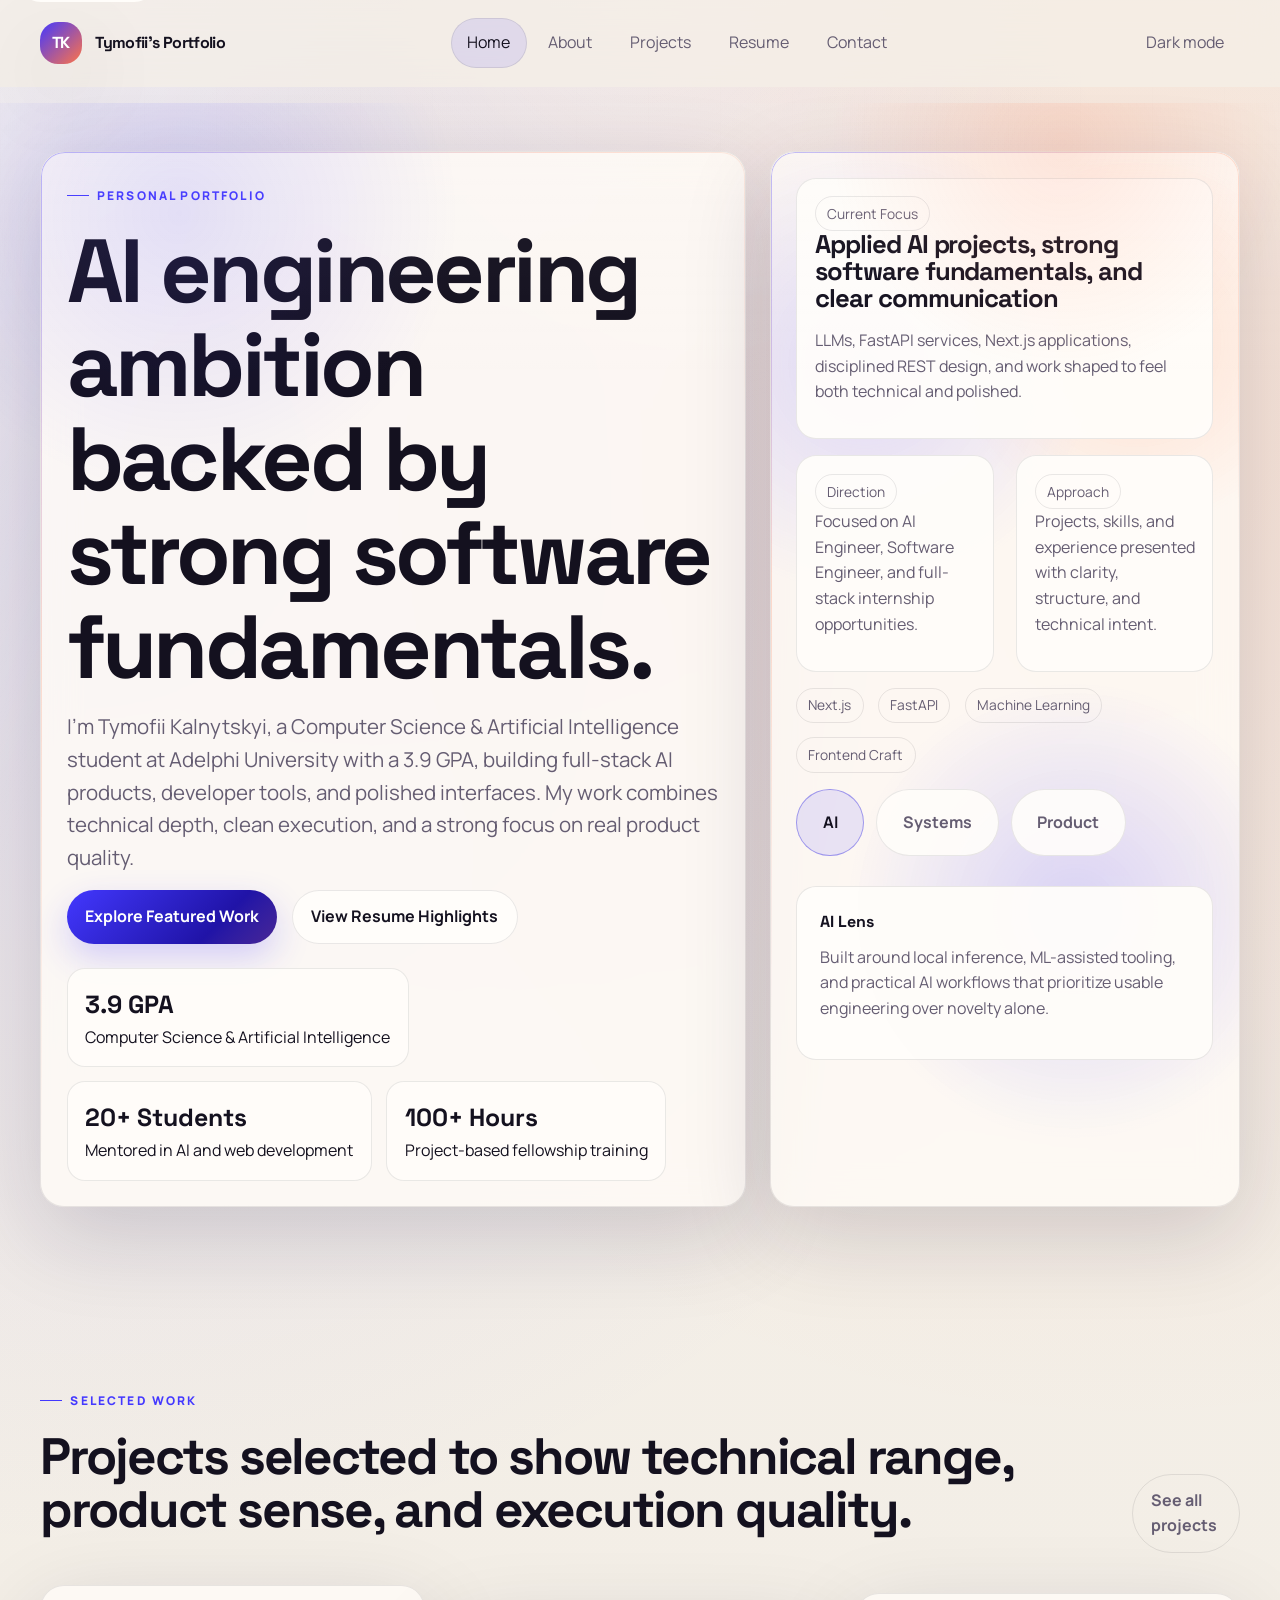
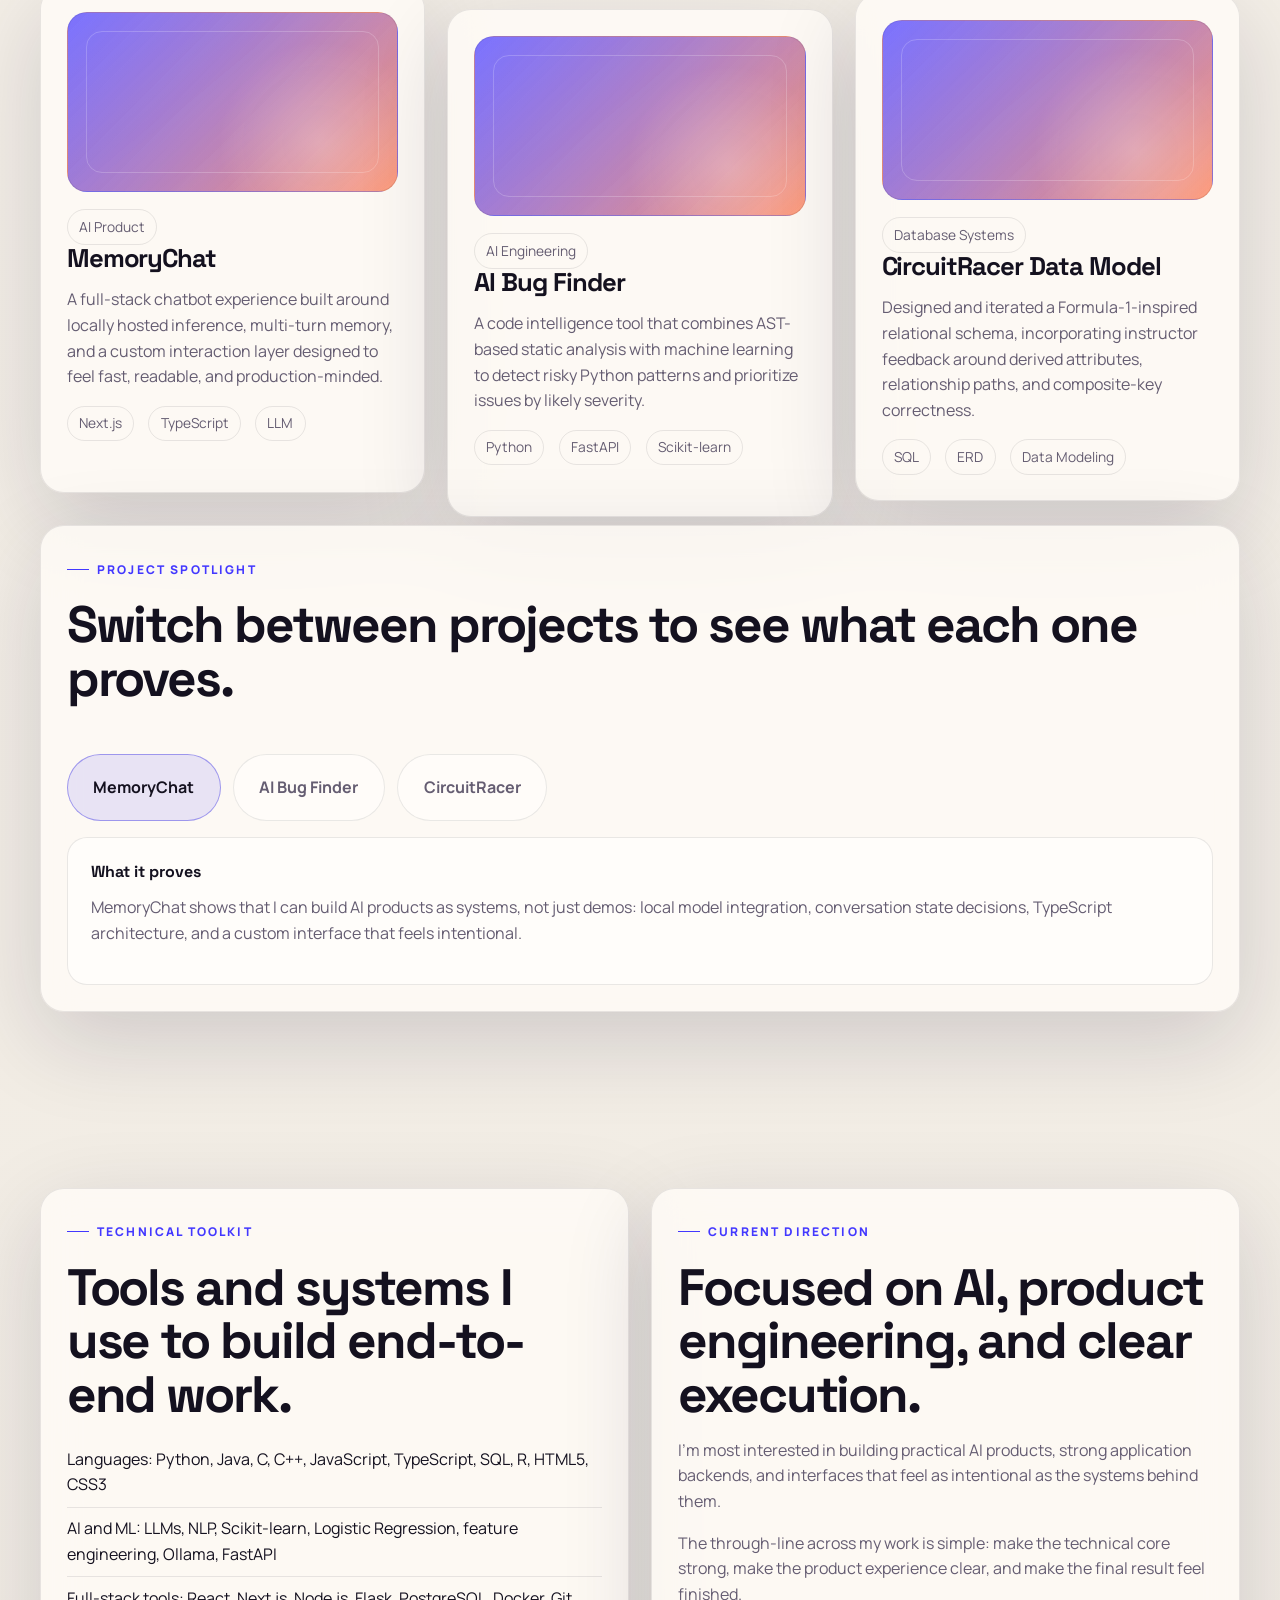
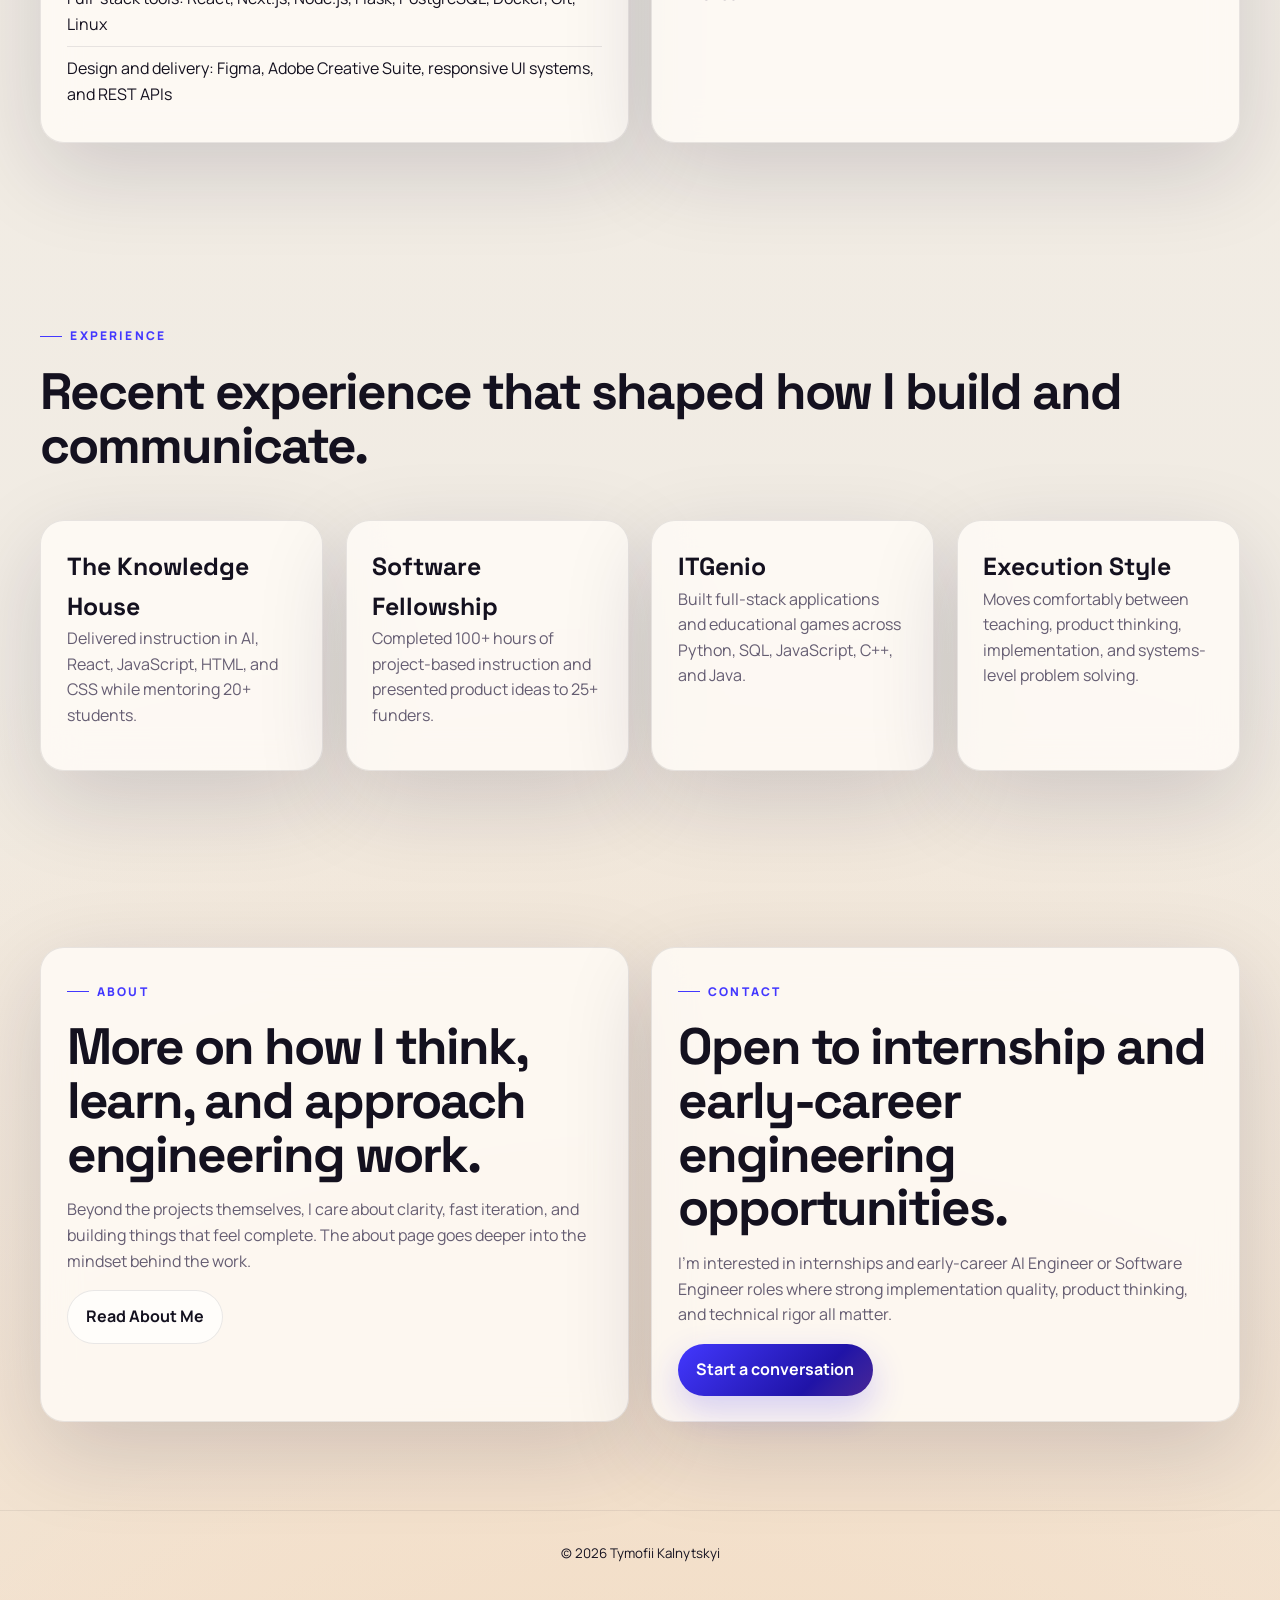
<file: index.html>
<!DOCTYPE html>
<html lang="en">
  <head>
    <meta charset="UTF-8" />
    <meta name="viewport" content="width=device-width, initial-scale=1.0" />
    <title>Tymofii's Portfolio | AI Engineer & Software Engineer</title>
    <meta
      name="description"
      content="Portfolio of Tymofii Kalnytskyi, an Adelphi University Computer Science and Artificial Intelligence student building AI products, full-stack apps, and polished technical experiences."
    />
    <link rel="icon" href="assets/favicon.svg" type="image/svg+xml" />
    <link rel="stylesheet" href="styles.css" />
    <script src="script.js" defer></script>
  </head>
  <body data-page="home">
    <a class="skip-link" href="#content">Skip to content</a>
    <header class="site-header">
      <div class="container nav-shell">
        <a class="brand" href="index.html">
          <span class="brand-mark">TK</span>
          <span>Tymofii's Portfolio</span>
        </a>
        <button class="menu-toggle" data-menu-toggle aria-expanded="false" aria-label="Toggle navigation">Menu</button>
        <nav class="nav-links" data-nav-links aria-label="Primary navigation">
          <a href="index.html" aria-current="page">Home</a>
          <a href="about.html">About</a>
          <a href="projects.html">Projects</a>
          <a href="resume.html">Resume</a>
          <a href="contact.html">Contact</a>
        </nav>
        <div class="nav-actions">
          <button class="theme-toggle" data-theme-toggle aria-label="Toggle theme"></button>
        </div>
      </div>
    </header>

    <main id="content">
      <section class="hero">
        <div class="container hero-layout">
          <article class="hero-card hero-copy reveal">
            <span class="eyebrow">Personal Portfolio</span>
            <h1>AI engineering ambition backed by strong software fundamentals.</h1>
            <p class="lead">
              I’m Tymofii Kalnytskyi, a Computer Science & Artificial Intelligence student at Adelphi University with a
              3.9 GPA, building full-stack AI products, developer tools, and polished interfaces. My work combines
              technical depth, clean execution, and a strong focus on real product quality.
            </p>
            <div class="hero-actions">
              <a class="button" href="projects.html">Explore Featured Work</a>
              <a class="button-secondary" href="resume.html">View Resume Highlights</a>
            </div>
            <div class="hero-metrics chip-row">
              <div class="metric">
                <strong>3.9 GPA</strong>
                <span>Computer Science & Artificial Intelligence</span>
              </div>
              <div class="metric">
                <strong>20+ Students</strong>
                <span>Mentored in AI and web development</span>
              </div>
              <div class="metric">
                <strong>100+ Hours</strong>
                <span>Project-based fellowship training</span>
              </div>
            </div>
          </article>

          <aside class="hero-card hero-visual reveal" data-reactive>
            <div class="orbital"></div>
            <div class="hero-diagram">
              <div class="diagram-node">
                <small>Current Focus</small>
                <h3>Applied AI projects, strong software fundamentals, and clear communication</h3>
                <p>LLMs, FastAPI services, Next.js applications, disciplined REST design, and work shaped to feel both technical and polished.</p>
              </div>
              <div class="grid-2">
                <div class="diagram-node">
                  <small>Direction</small>
                  <p>Focused on AI Engineer, Software Engineer, and full-stack internship opportunities.</p>
                </div>
                <div class="diagram-node">
                  <small>Approach</small>
                  <p>Projects, skills, and experience presented with clarity, structure, and technical intent.</p>
                </div>
              </div>
              <div class="chip-row">
                <span class="chip">Next.js</span>
                <span class="chip">FastAPI</span>
                <span class="chip">Machine Learning</span>
                <span class="chip">Frontend Craft</span>
              </div>
              <div class="interactive-stack" data-tabs>
                <div class="tab-controls" role="tablist" aria-label="Focus lens">
                  <button class="tab-button is-active" type="button" role="tab" aria-selected="true" data-tab-button="lens-ai">AI</button>
                  <button class="tab-button" type="button" role="tab" aria-selected="false" data-tab-button="lens-systems">Systems</button>
                  <button class="tab-button" type="button" role="tab" aria-selected="false" data-tab-button="lens-product">Product</button>
                </div>
                <div class="tab-panel is-active" role="tabpanel" data-tab-panel="lens-ai">
                  <strong>AI Lens</strong>
                  <p>Built around local inference, ML-assisted tooling, and practical AI workflows that prioritize usable engineering over novelty alone.</p>
                </div>
                <div class="tab-panel" role="tabpanel" hidden data-tab-panel="lens-systems">
                  <strong>Systems Lens</strong>
                  <p>Strong attention to application structure, REST design, data modeling, and implementations that stay understandable as they grow.</p>
                </div>
                <div class="tab-panel" role="tabpanel" hidden data-tab-panel="lens-product">
                  <strong>Product Lens</strong>
                  <p>Interfaces are treated as part of the engineering work, with custom UI systems, motion, and hierarchy used to make technical depth feel approachable.</p>
                </div>
              </div>
            </div>
          </aside>
        </div>
      </section>

      <section class="feature-showcase section-surface">
        <div class="container">
          <div class="section-head reveal">
            <div>
              <span class="eyebrow">Selected Work</span>
              <h2>Projects selected to show technical range, product sense, and execution quality.</h2>
            </div>
            <a class="button-ghost" href="projects.html">See all projects</a>
          </div>
          <div class="grid-3">
            <article class="project-card reveal" data-spotlight-button="spotlight-memorychat" data-reactive>
              <div class="card-visual"></div>
              <span class="pill">AI Product</span>
              <h3>MemoryChat</h3>
              <p>
                A full-stack chatbot experience built around locally hosted inference, multi-turn memory, and a custom
                interaction layer designed to feel fast, readable, and production-minded.
              </p>
              <div class="chip-row">
                <span class="chip">Next.js</span>
                <span class="chip">TypeScript</span>
                <span class="chip">LLM</span>
              </div>
            </article>
            <article class="project-card reveal" data-spotlight-button="spotlight-bugfinder" data-reactive>
              <div class="card-visual"></div>
              <span class="pill">AI Engineering</span>
              <h3>AI Bug Finder</h3>
              <p>
                A code intelligence tool that combines AST-based static analysis with machine learning to detect risky
                Python patterns and prioritize issues by likely severity.
              </p>
              <div class="chip-row">
                <span class="chip">Python</span>
                <span class="chip">FastAPI</span>
                <span class="chip">Scikit-learn</span>
              </div>
            </article>
            <article class="project-card reveal" data-spotlight-button="spotlight-circuitracer" data-reactive>
              <div class="card-visual"></div>
              <span class="pill">Database Systems</span>
              <h3>CircuitRacer Data Model</h3>
              <p>
                Designed and iterated a Formula-1-inspired relational schema, incorporating instructor feedback around
                derived attributes, relationship paths, and composite-key correctness.
              </p>
              <div class="chip-row">
                <span class="chip">SQL</span>
                <span class="chip">ERD</span>
                <span class="chip">Data Modeling</span>
              </div>
            </article>
          </div>
          <div class="panel spotlight-panel reveal" data-tabs>
            <div class="panel-inner">
              <div class="section-head">
                <div>
                  <span class="eyebrow">Project Spotlight</span>
                  <h2>Switch between projects to see what each one proves.</h2>
                </div>
              </div>
              <div class="tab-controls" role="tablist" aria-label="Project spotlight">
                <button class="tab-button is-active" type="button" role="tab" aria-selected="true" data-tab-button="spotlight-memorychat">MemoryChat</button>
                <button class="tab-button" type="button" role="tab" aria-selected="false" data-tab-button="spotlight-bugfinder">AI Bug Finder</button>
                <button class="tab-button" type="button" role="tab" aria-selected="false" data-tab-button="spotlight-circuitracer">CircuitRacer</button>
              </div>
              <div class="tab-panel is-active" role="tabpanel" data-tab-panel="spotlight-memorychat">
                <strong>What it proves</strong>
                <p>MemoryChat shows that I can build AI products as systems, not just demos: local model integration, conversation state decisions, TypeScript architecture, and a custom interface that feels intentional.</p>
              </div>
              <div class="tab-panel" role="tabpanel" hidden data-tab-panel="spotlight-bugfinder">
                <strong>What it proves</strong>
                <p>AI Bug Finder highlights a more tooling-oriented side of my work, combining AST parsing, issue detection, ML-based prioritization, and API design into a practical engineering workflow.</p>
              </div>
              <div class="tab-panel" role="tabpanel" hidden data-tab-panel="spotlight-circuitracer">
                <strong>What it proves</strong>
                <p>CircuitRacer adds a data-modeling dimension to the portfolio by showing normalization, entity design, and the ability to improve a schema after structured technical feedback.</p>
              </div>
            </div>
          </div>
        </div>
      </section>

      <section class="section-surface">
        <div class="container grid-2">
          <article class="panel reveal">
            <div class="panel-inner">
              <span class="eyebrow">Technical Toolkit</span>
              <h2>Tools and systems I use to build end-to-end work.</h2>
              <ul class="stack-list">
                <li>Languages: Python, Java, C, C++, JavaScript, TypeScript, SQL, R, HTML5, CSS3</li>
                <li>AI and ML: LLMs, NLP, Scikit-learn, Logistic Regression, feature engineering, Ollama, FastAPI</li>
                <li>Full-stack tools: React, Next.js, Node.js, Flask, PostgreSQL, Docker, Git, Linux</li>
                <li>Design and delivery: Figma, Adobe Creative Suite, responsive UI systems, and REST APIs</li>
              </ul>
            </div>
          </article>
          <article class="panel reveal">
            <div class="panel-inner">
              <span class="eyebrow">Current Direction</span>
              <h2>Focused on AI, product engineering, and clear execution.</h2>
              <p>
                I’m most interested in building practical AI products, strong application backends, and interfaces that
                feel as intentional as the systems behind them.
              </p>
              <p>
                The through-line across my work is simple: make the technical core strong, make the product experience
                clear, and make the final result feel finished.
              </p>
            </div>
          </article>
        </div>
      </section>

      <section class="section-accent-band">
        <div class="container">
          <div class="section-head reveal">
            <div>
              <span class="eyebrow">Experience</span>
              <h2>Recent experience that shaped how I build and communicate.</h2>
            </div>
          </div>
          <div class="grid-4">
            <article class="stat-card reveal">
              <strong>The Knowledge House</strong>
              <p>Delivered instruction in AI, React, JavaScript, HTML, and CSS while mentoring 20+ students.</p>
            </article>
            <article class="stat-card reveal">
              <strong>Software Fellowship</strong>
              <p>Completed 100+ hours of project-based instruction and presented product ideas to 25+ funders.</p>
            </article>
            <article class="stat-card reveal">
              <strong>ITGenio</strong>
              <p>Built full-stack applications and educational games across Python, SQL, JavaScript, C++, and Java.</p>
            </article>
            <article class="stat-card reveal">
              <strong>Execution Style</strong>
              <p>Moves comfortably between teaching, product thinking, implementation, and systems-level problem solving.</p>
            </article>
          </div>
        </div>
      </section>

      <section class="section-surface">
        <div class="container grid-2">
          <article class="panel reveal">
            <div class="panel-inner">
              <span class="eyebrow">About</span>
              <h2>More on how I think, learn, and approach engineering work.</h2>
              <p>
                Beyond the projects themselves, I care about clarity, fast iteration, and building things that feel
                complete. The about page goes deeper into the mindset behind the work.
              </p>
              <a class="button-secondary" href="about.html">Read About Me</a>
            </div>
          </article>
          <article class="panel reveal">
            <div class="panel-inner">
              <span class="eyebrow">Contact</span>
              <h2>Open to internship and early-career engineering opportunities.</h2>
              <p>
                I’m interested in internships and early-career AI Engineer or Software Engineer roles where strong
                implementation quality, product thinking, and technical rigor all matter.
              </p>
              <div class="cta-row">
                <a class="button" href="contact.html">Start a conversation</a>
              </div>
            </div>
          </article>
        </div>
      </section>
    </main>

    <footer class="site-footer">
      <div class="container footer-minimal">
        <small>&copy; <span data-year></span> Tymofii Kalnytskyi</small>
      </div>
    </footer>
  </body>
</html>
</file>
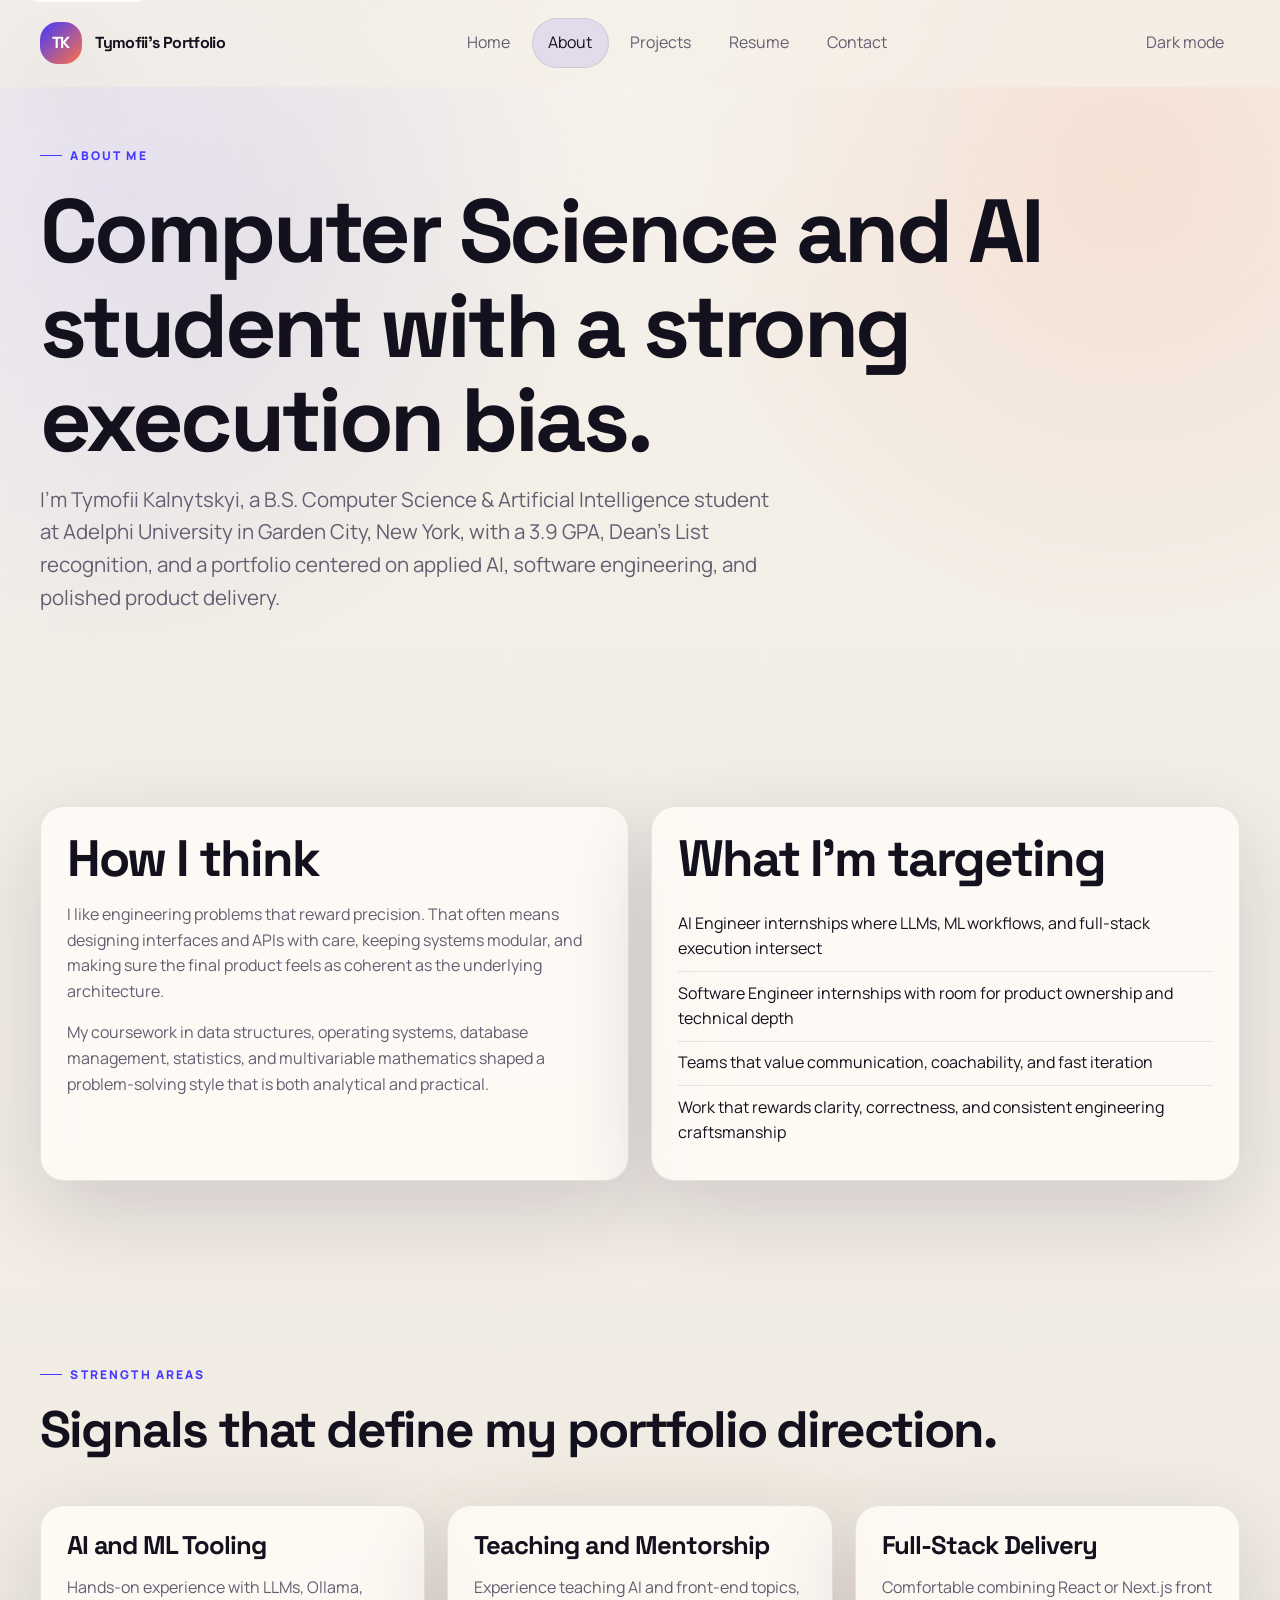
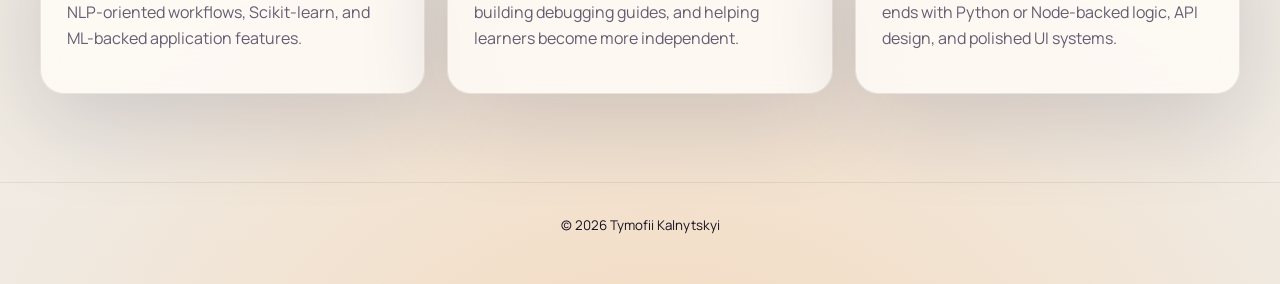
<file: about.html>
<!DOCTYPE html>
<html lang="en">
  <head>
    <meta charset="UTF-8" />
    <meta name="viewport" content="width=device-width, initial-scale=1.0" />
    <title>About | Tymofii's Portfolio</title>
    <meta name="description" content="Learn about Tymofii Kalnytskyi's background, engineering mindset, and technical direction." />
    <link rel="icon" href="assets/favicon.svg" type="image/svg+xml" />
    <link rel="stylesheet" href="styles.css" />
    <script src="script.js" defer></script>
  </head>
  <body data-page="about">
    <a class="skip-link" href="#content">Skip to content</a>
    <header class="site-header">
      <div class="container nav-shell">
        <a class="brand" href="index.html"><span class="brand-mark">TK</span><span>Tymofii's Portfolio</span></a>
        <button class="menu-toggle" data-menu-toggle aria-expanded="false" aria-label="Toggle navigation">Menu</button>
        <nav class="nav-links" data-nav-links aria-label="Primary navigation">
          <a href="index.html">Home</a>
          <a href="about.html" aria-current="page">About</a>
          <a href="projects.html">Projects</a>
          <a href="resume.html">Resume</a>
          <a href="contact.html">Contact</a>
        </nav>
        <div class="nav-actions"><button class="theme-toggle" data-theme-toggle aria-label="Toggle theme"></button></div>
      </div>
    </header>
    <main id="content">
      <section class="page-hero">
        <div class="container reveal">
          <span class="eyebrow">About Me</span>
          <h1>Computer Science and AI student with a strong execution bias.</h1>
          <p class="lead">
            I’m Tymofii Kalnytskyi, a B.S. Computer Science & Artificial Intelligence student at Adelphi University in
            Garden City, New York, with a 3.9 GPA, Dean’s List recognition, and a portfolio centered on applied AI,
            software engineering, and polished product delivery.
          </p>
        </div>
      </section>

      <section>
        <div class="container grid-2">
          <article class="panel reveal">
            <div class="panel-inner">
              <h2>How I think</h2>
              <p>
                I like engineering problems that reward precision. That often means designing interfaces and APIs with
                care, keeping systems modular, and making sure the final product feels as coherent as the underlying
                architecture.
              </p>
              <p>
                My coursework in data structures, operating systems, database management, statistics, and multivariable
                mathematics shaped a problem-solving style that is both analytical and practical.
              </p>
            </div>
          </article>
          <article class="panel reveal">
            <div class="panel-inner">
              <h2>What I’m targeting</h2>
              <ul class="list-clean">
                <li>AI Engineer internships where LLMs, ML workflows, and full-stack execution intersect</li>
                <li>Software Engineer internships with room for product ownership and technical depth</li>
                <li>Teams that value communication, coachability, and fast iteration</li>
                <li>Work that rewards clarity, correctness, and consistent engineering craftsmanship</li>
              </ul>
            </div>
          </article>
        </div>
      </section>

      <section>
        <div class="container">
          <div class="section-head reveal">
            <div>
              <span class="eyebrow">Strength Areas</span>
              <h2>Signals that define my portfolio direction.</h2>
            </div>
          </div>
          <div class="grid-3">
            <article class="skill-card reveal">
              <h3>AI and ML Tooling</h3>
              <p>Hands-on experience with LLMs, Ollama, NLP-oriented workflows, Scikit-learn, and ML-backed application features.</p>
            </article>
            <article class="skill-card reveal">
              <h3>Teaching and Mentorship</h3>
              <p>Experience teaching AI and front-end topics, building debugging guides, and helping learners become more independent.</p>
            </article>
            <article class="skill-card reveal">
              <h3>Full-Stack Delivery</h3>
              <p>Comfortable combining React or Next.js front ends with Python or Node-backed logic, API design, and polished UI systems.</p>
            </article>
          </div>
        </div>
      </section>
    </main>
    <footer class="site-footer">
      <div class="container footer-minimal">
        <small>&copy; <span data-year></span> Tymofii Kalnytskyi</small>
      </div>
    </footer>
  </body>
</html>
</file>
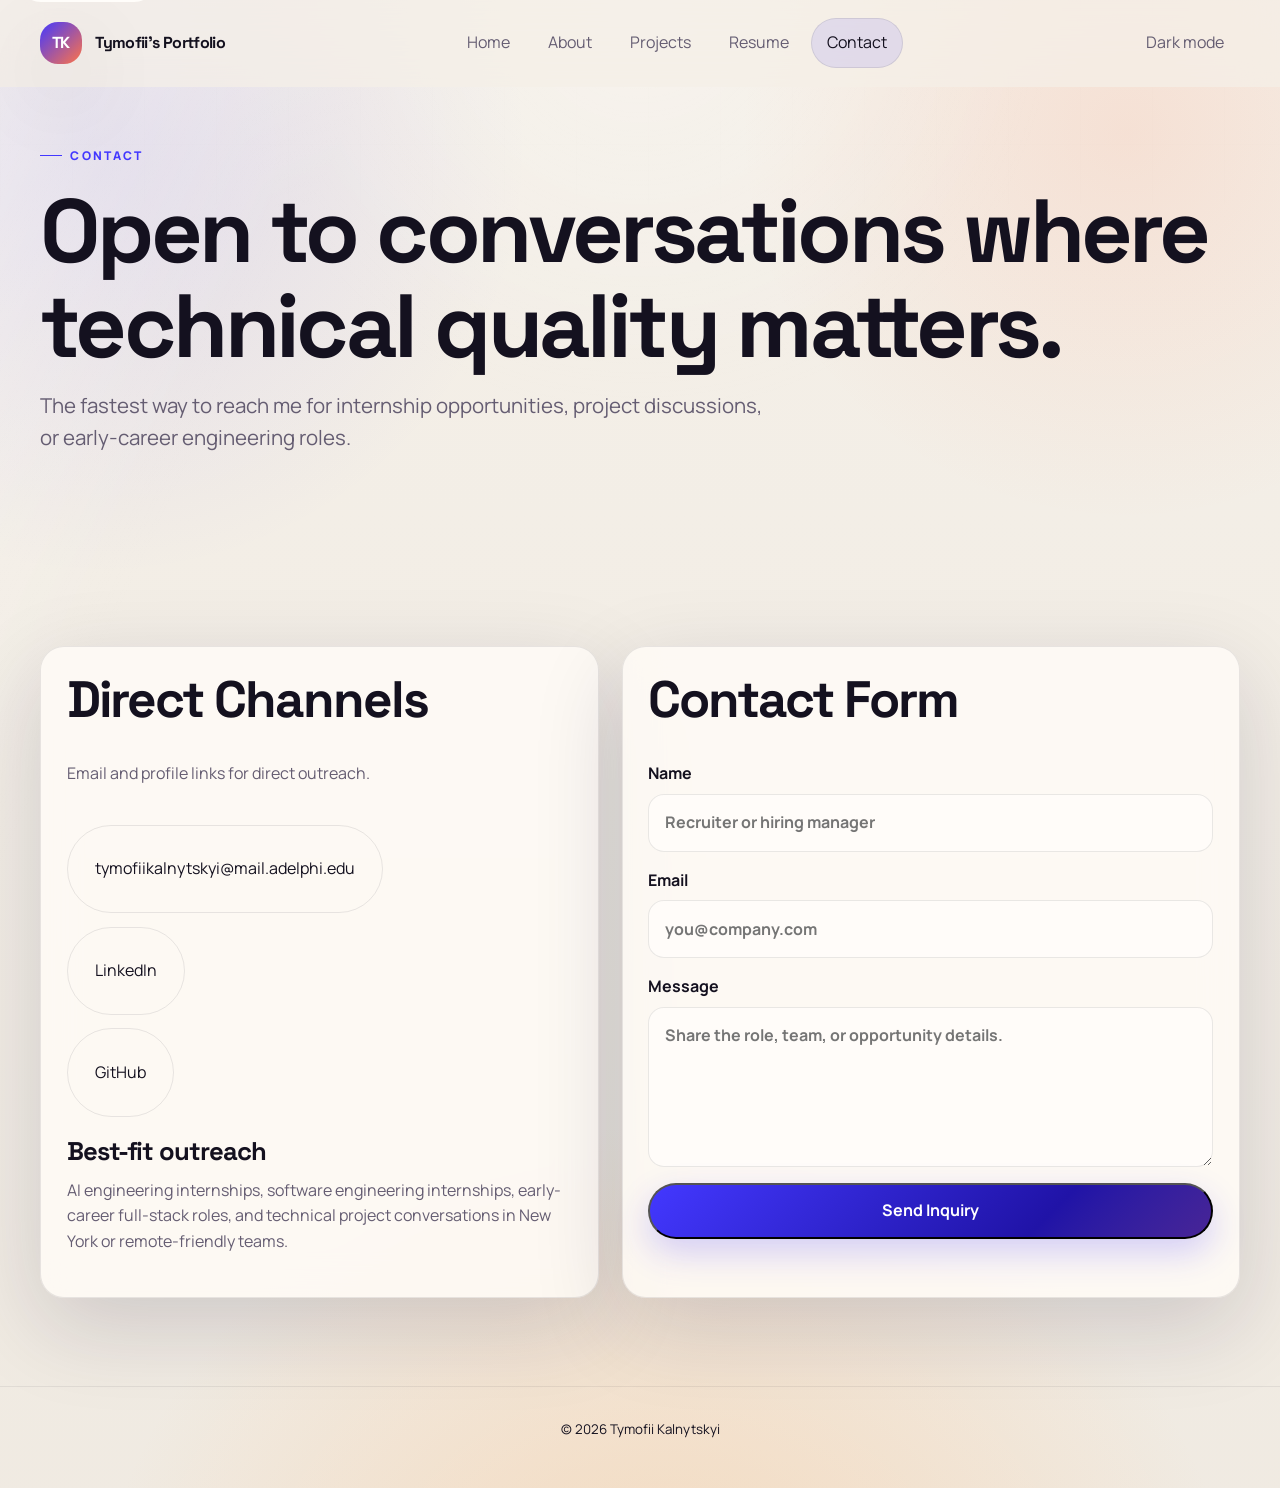
<file: contact.html>
<!DOCTYPE html>
<html lang="en">
  <head>
    <meta charset="UTF-8" />
    <meta name="viewport" content="width=device-width, initial-scale=1.0" />
    <title>Contact | Tymofii's Portfolio</title>
    <meta name="description" content="Contact page for recruiters and hiring teams interested in Tymofii Kalnytskyi." />
    <link rel="icon" href="assets/favicon.svg" type="image/svg+xml" />
    <link rel="stylesheet" href="styles.css" />
    <script src="script.js" defer></script>
  </head>
  <body data-page="contact">
    <a class="skip-link" href="#content">Skip to content</a>
    <header class="site-header">
      <div class="container nav-shell">
        <a class="brand" href="index.html"><span class="brand-mark">TK</span><span>Tymofii's Portfolio</span></a>
        <button class="menu-toggle" data-menu-toggle aria-expanded="false" aria-label="Toggle navigation">Menu</button>
        <nav class="nav-links" data-nav-links aria-label="Primary navigation">
          <a href="index.html">Home</a>
          <a href="about.html">About</a>
          <a href="projects.html">Projects</a>
          <a href="resume.html">Resume</a>
          <a href="contact.html" aria-current="page">Contact</a>
        </nav>
        <div class="nav-actions"><button class="theme-toggle" data-theme-toggle aria-label="Toggle theme"></button></div>
      </div>
    </header>
    <main id="content">
      <section class="page-hero">
        <div class="container reveal">
          <span class="eyebrow">Contact</span>
          <h1>Open to conversations where technical quality matters.</h1>
          <p class="lead">
            The fastest way to reach me for internship opportunities, project discussions, or early-career engineering roles.
          </p>
        </div>
      </section>

      <section>
        <div class="container contact-grid">
          <article class="contact-card reveal">
            <h2>Direct Channels</h2>
            <p>Email and profile links for direct outreach.</p>
            <div class="social-links">
              <a href="mailto:tymofiikalnytskyi@mail.adelphi.edu">tymofiikalnytskyi@mail.adelphi.edu</a>
              <a href="https://www.linkedin.com/in/tym-kalnytskyi-15792721b/" target="_blank" rel="noreferrer">LinkedIn</a>
              <a href="https://github.com/tymofiikalnytskyi" target="_blank" rel="noreferrer">GitHub</a>
            </div>
            <div class="resume-section">
              <h3>Best-fit outreach</h3>
              <p>AI engineering internships, software engineering internships, early-career full-stack roles, and technical project conversations in New York or remote-friendly teams.</p>
            </div>
          </article>

          <article class="contact-card reveal">
            <h2>Contact Form</h2>
            <form data-contact-form>
              <label>
                Name
                <input type="text" name="name" placeholder="Recruiter or hiring manager" required />
              </label>
              <label>
                Email
                <input type="email" name="email" placeholder="you@company.com" required />
              </label>
              <label>
                Message
                <textarea name="message" placeholder="Share the role, team, or opportunity details."></textarea>
              </label>
              <button class="button" type="submit">Send Inquiry</button>
              <p data-form-status aria-live="polite"></p>
            </form>
          </article>
        </div>
      </section>
    </main>
    <footer class="site-footer">
      <div class="container footer-minimal">
        <small>&copy; <span data-year></span> Tymofii Kalnytskyi</small>
      </div>
    </footer>
  </body>
</html>
</file>
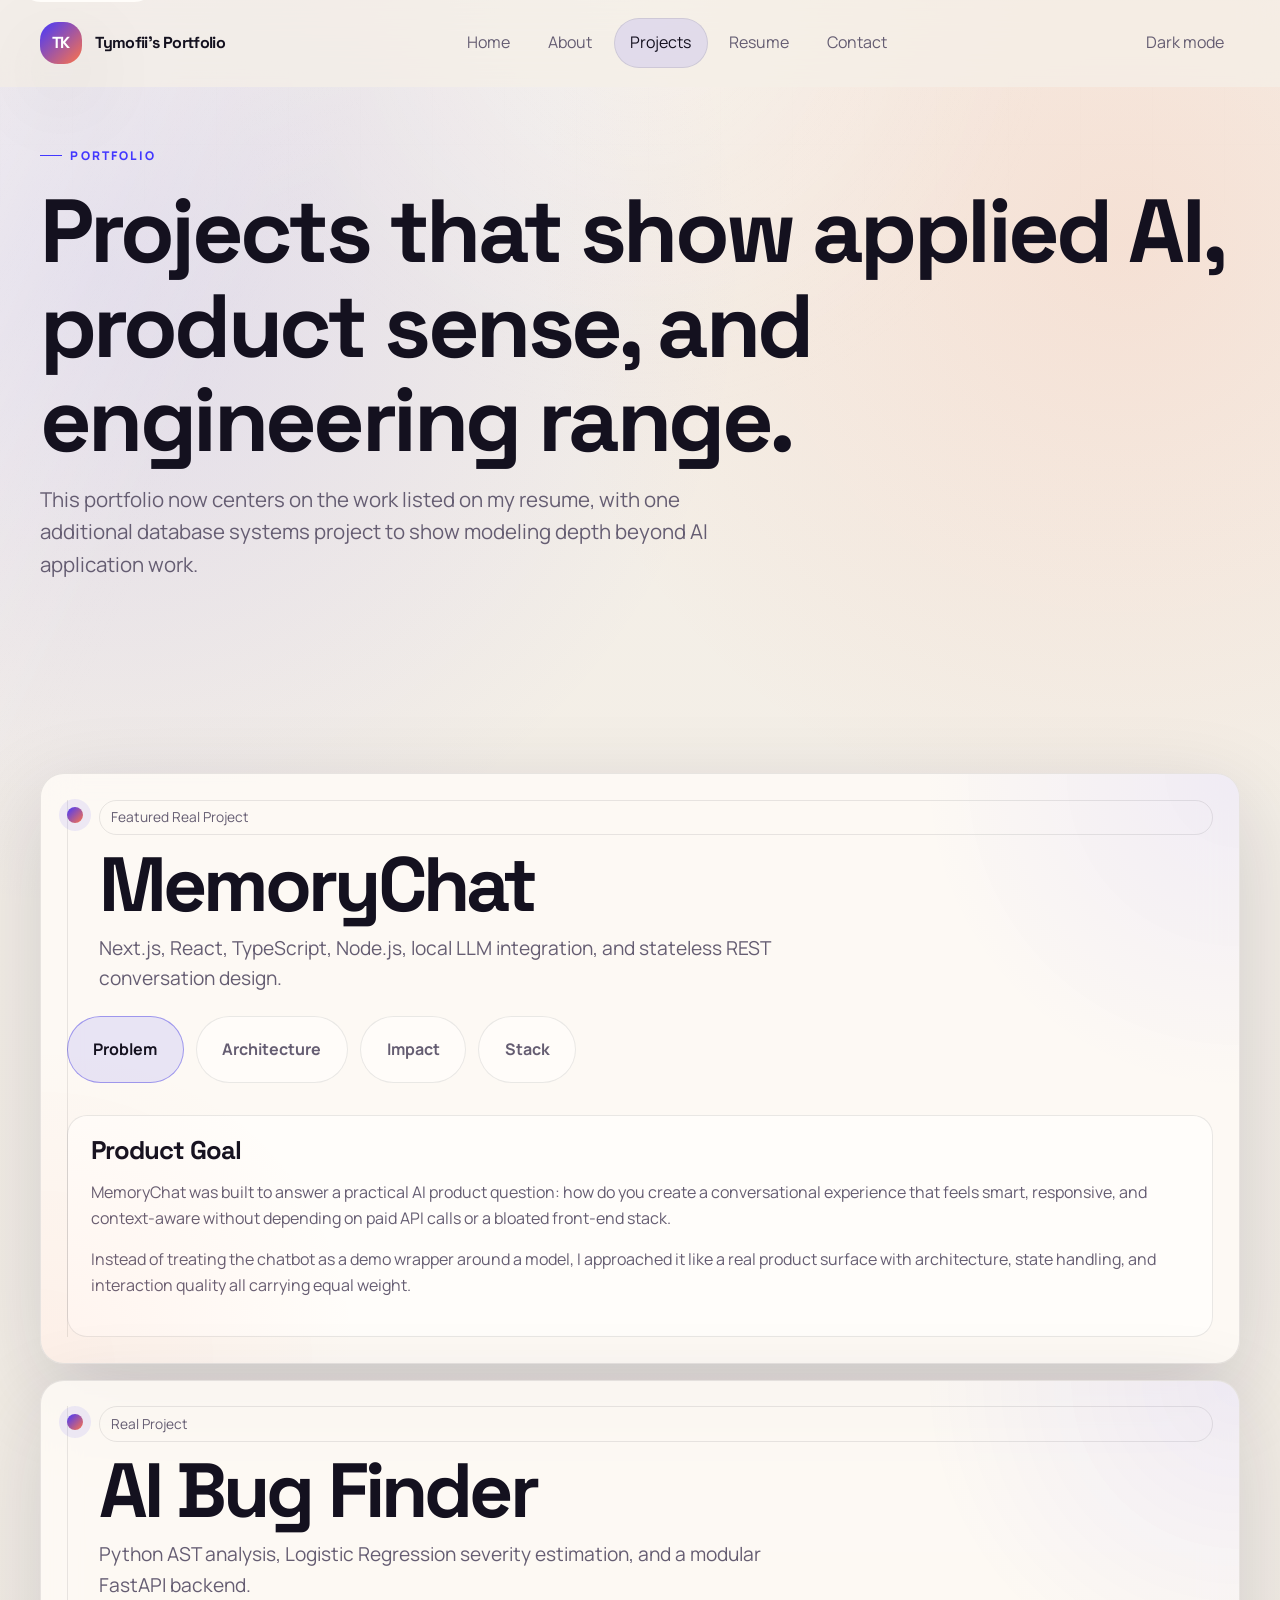
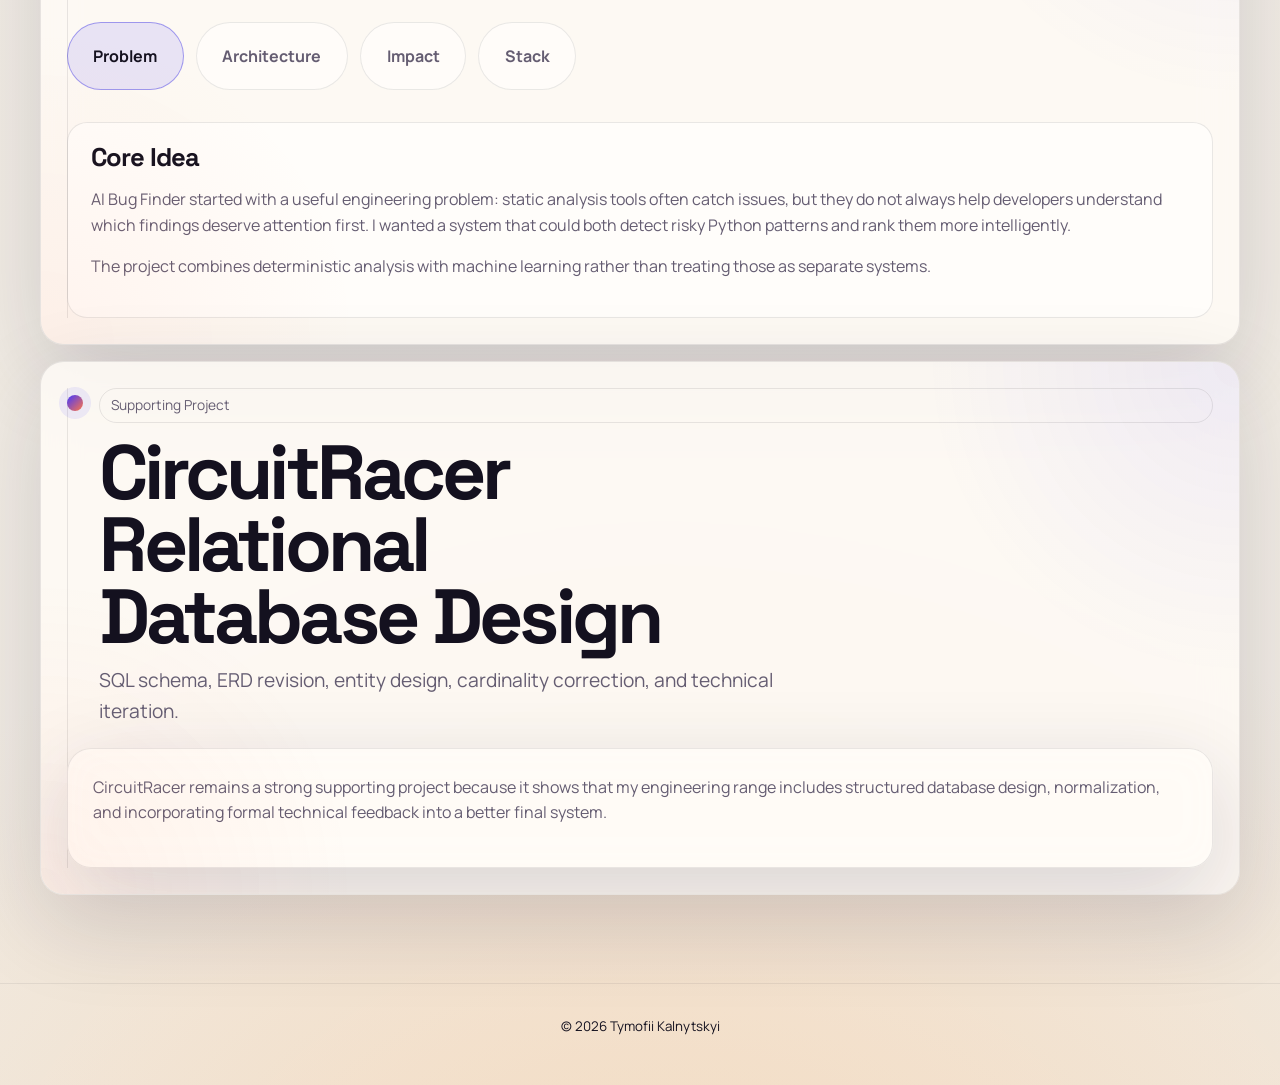
<file: projects.html>
<!DOCTYPE html>
<html lang="en">
  <head>
    <meta charset="UTF-8" />
    <meta name="viewport" content="width=device-width, initial-scale=1.0" />
    <title>Projects | Tymofii's Portfolio</title>
    <meta name="description" content="Projects by Tymofii Kalnytskyi spanning AI products, machine learning tooling, and database design." />
    <link rel="icon" href="assets/favicon.svg" type="image/svg+xml" />
    <link rel="stylesheet" href="styles.css" />
    <script src="script.js" defer></script>
  </head>
  <body data-page="projects">
    <a class="skip-link" href="#content">Skip to content</a>
    <header class="site-header">
      <div class="container nav-shell">
        <a class="brand" href="index.html"><span class="brand-mark">TK</span><span>Tymofii's Portfolio</span></a>
        <button class="menu-toggle" data-menu-toggle aria-expanded="false" aria-label="Toggle navigation">Menu</button>
        <nav class="nav-links" data-nav-links aria-label="Primary navigation">
          <a href="index.html">Home</a>
          <a href="about.html">About</a>
          <a href="projects.html" aria-current="page">Projects</a>
          <a href="resume.html">Resume</a>
          <a href="contact.html">Contact</a>
        </nav>
        <div class="nav-actions"><button class="theme-toggle" data-theme-toggle aria-label="Toggle theme"></button></div>
      </div>
    </header>
    <main id="content">
      <section class="page-hero">
        <div class="container reveal">
          <span class="eyebrow">Portfolio</span>
          <h1>Projects that show applied AI, product sense, and engineering range.</h1>
          <p class="lead">
            This portfolio now centers on the work listed on my resume, with one additional database systems project to
            show modeling depth beyond AI application work.
          </p>
        </div>
      </section>

      <section>
        <div class="container timeline">
          <article class="timeline-item reveal">
            <header>
              <span class="timeline-dot"></span>
              <div>
                <span class="pill">Featured Real Project</span>
                <h2>MemoryChat</h2>
                <p>Next.js, React, TypeScript, Node.js, local LLM integration, and stateless REST conversation design.</p>
              </div>
            </header>
            <div class="case-tabs" data-tabs>
              <div class="tab-controls" role="tablist" aria-label="MemoryChat breakdown">
                <button class="tab-button is-active" type="button" role="tab" aria-selected="true" data-tab-button="memory-problem">Problem</button>
                <button class="tab-button" type="button" role="tab" aria-selected="false" data-tab-button="memory-architecture">Architecture</button>
                <button class="tab-button" type="button" role="tab" aria-selected="false" data-tab-button="memory-impact">Impact</button>
                <button class="tab-button" type="button" role="tab" aria-selected="false" data-tab-button="memory-stack">Stack</button>
              </div>
              <div class="tab-panel is-active" role="tabpanel" data-tab-panel="memory-problem">
                <h3>Product Goal</h3>
                <p>MemoryChat was built to answer a practical AI product question: how do you create a conversational experience that feels smart, responsive, and context-aware without depending on paid API calls or a bloated front-end stack.</p>
                <p>Instead of treating the chatbot as a demo wrapper around a model, I approached it like a real product surface with architecture, state handling, and interaction quality all carrying equal weight.</p>
              </div>
              <div class="tab-panel" role="tabpanel" hidden data-tab-panel="memory-architecture">
                <h3>Architecture</h3>
                <p>The application uses Next.js, React, TypeScript, and Node.js, with a locally hosted LLM through Ollama. One of the key design decisions was a stateless memory approach: instead of relying on server-side session persistence, the client sends full conversation history with each request so the model can respond with multi-turn context while the system stays simpler to reason about.</p>
              </div>
              <div class="tab-panel" role="tabpanel" hidden data-tab-panel="memory-impact">
                <h3>Impact</h3>
                <p>On the interface side, I built a custom design system rather than depending on external component libraries. The result was a responsive, animated chat UI with controlled spacing, visual rhythm, and interaction feedback that made the product feel intentional rather than generic.</p>
                <ul class="list-clean">
                  <li>Real-time conversational UX with cleaner message flow and better readability</li>
                  <li>Custom CSS variable system and keyframe-based motion without a third-party UI kit</li>
                  <li>Component structure designed to keep the codebase maintainable as features expand</li>
                </ul>
              </div>
              <div class="tab-panel" role="tabpanel" hidden data-tab-panel="memory-stack">
                <h3>Stack</h3>
                <p>MemoryChat combines front-end product quality with local AI integration, which makes the stack choice central to the project’s identity.</p>
                <div class="pill-row">
                  <span class="pill">Next.js</span>
                  <span class="pill">React</span>
                  <span class="pill">TypeScript</span>
                  <span class="pill">Node.js</span>
                  <span class="pill">Ollama</span>
                  <span class="pill">REST API</span>
                  <span class="pill">Custom CSS</span>
                </div>
              </div>
            </div>
          </article>

          <article class="timeline-item reveal">
            <header>
              <span class="timeline-dot"></span>
              <div>
                <span class="pill">Real Project</span>
                <h2>AI Bug Finder</h2>
                <p>Python AST analysis, Logistic Regression severity estimation, and a modular FastAPI backend.</p>
              </div>
            </header>
            <div class="case-tabs" data-tabs>
              <div class="tab-controls" role="tablist" aria-label="AI Bug Finder breakdown">
                <button class="tab-button is-active" type="button" role="tab" aria-selected="true" data-tab-button="bug-problem">Problem</button>
                <button class="tab-button" type="button" role="tab" aria-selected="false" data-tab-button="bug-architecture">Architecture</button>
                <button class="tab-button" type="button" role="tab" aria-selected="false" data-tab-button="bug-impact">Impact</button>
                <button class="tab-button" type="button" role="tab" aria-selected="false" data-tab-button="bug-stack">Stack</button>
              </div>
              <div class="tab-panel is-active" role="tabpanel" data-tab-panel="bug-problem">
                <h3>Core Idea</h3>
                <p>AI Bug Finder started with a useful engineering problem: static analysis tools often catch issues, but they do not always help developers understand which findings deserve attention first. I wanted a system that could both detect risky Python patterns and rank them more intelligently.</p>
                <p>The project combines deterministic analysis with machine learning rather than treating those as separate systems.</p>
              </div>
              <div class="tab-panel" role="tabpanel" hidden data-tab-panel="bug-architecture">
                <h3>Architecture</h3>
                <p>I built rule-based checks on top of Python AST parsing to detect undefined variables, bare exceptions, and unsafe default arguments. Using AST-level logic kept the detection process more structured and reliable than surface-level string matching.</p>
                <ul class="list-clean">
                  <li>AST-driven parsing for structural analysis of Python code</li>
                  <li>Focused checks for real bug-prone patterns that affect maintainability and safety</li>
                  <li>Clear separation between detection logic and downstream scoring</li>
                </ul>
              </div>
              <div class="tab-panel" role="tabpanel" hidden data-tab-panel="bug-impact">
                <h3>Impact</h3>
                <p>To make the results more actionable, I trained a Logistic Regression classifier to estimate issue severity. That layer made the project more than a linter: it became an example of an engineering tool that uses ML to prioritize attention inside a practical workflow.</p>
                <p>The backend was organized with FastAPI and a modular structure that cleanly separated rule-based analysis from model inference, which makes the system easier to maintain, test, and extend.</p>
              </div>
              <div class="tab-panel" role="tabpanel" hidden data-tab-panel="bug-stack">
                <h3>Stack</h3>
                <p>AI Bug Finder is built like an engineering utility: strong parsing foundations, ML-assisted prioritization, and a backend designed to stay modular as checks expand.</p>
                <div class="pill-row">
                  <span class="pill">Python</span>
                  <span class="pill">FastAPI</span>
                  <span class="pill">Scikit-learn</span>
                  <span class="pill">AST Parsing</span>
                  <span class="pill">ML Pipelines</span>
                  <span class="pill">Logistic Regression</span>
                </div>
              </div>
            </div>
          </article>

          <article class="timeline-item reveal">
            <header>
              <span class="timeline-dot"></span>
              <div>
                <span class="pill">Supporting Project</span>
                <h2>CircuitRacer Relational Database Design</h2>
                <p>SQL schema, ERD revision, entity design, cardinality correction, and technical iteration.</p>
              </div>
            </header>
            <div class="panel">
              <div class="panel-inner">
                <p>
                  CircuitRacer remains a strong supporting project because it shows that my engineering range includes
                  structured database design, normalization, and incorporating formal technical feedback into a better
                  final system.
                </p>
              </div>
            </div>
          </article>
        </div>
      </section>
    </main>
    <footer class="site-footer">
      <div class="container footer-minimal">
        <small>&copy; <span data-year></span> Tymofii Kalnytskyi</small>
      </div>
    </footer>
  </body>
</html>
</file>
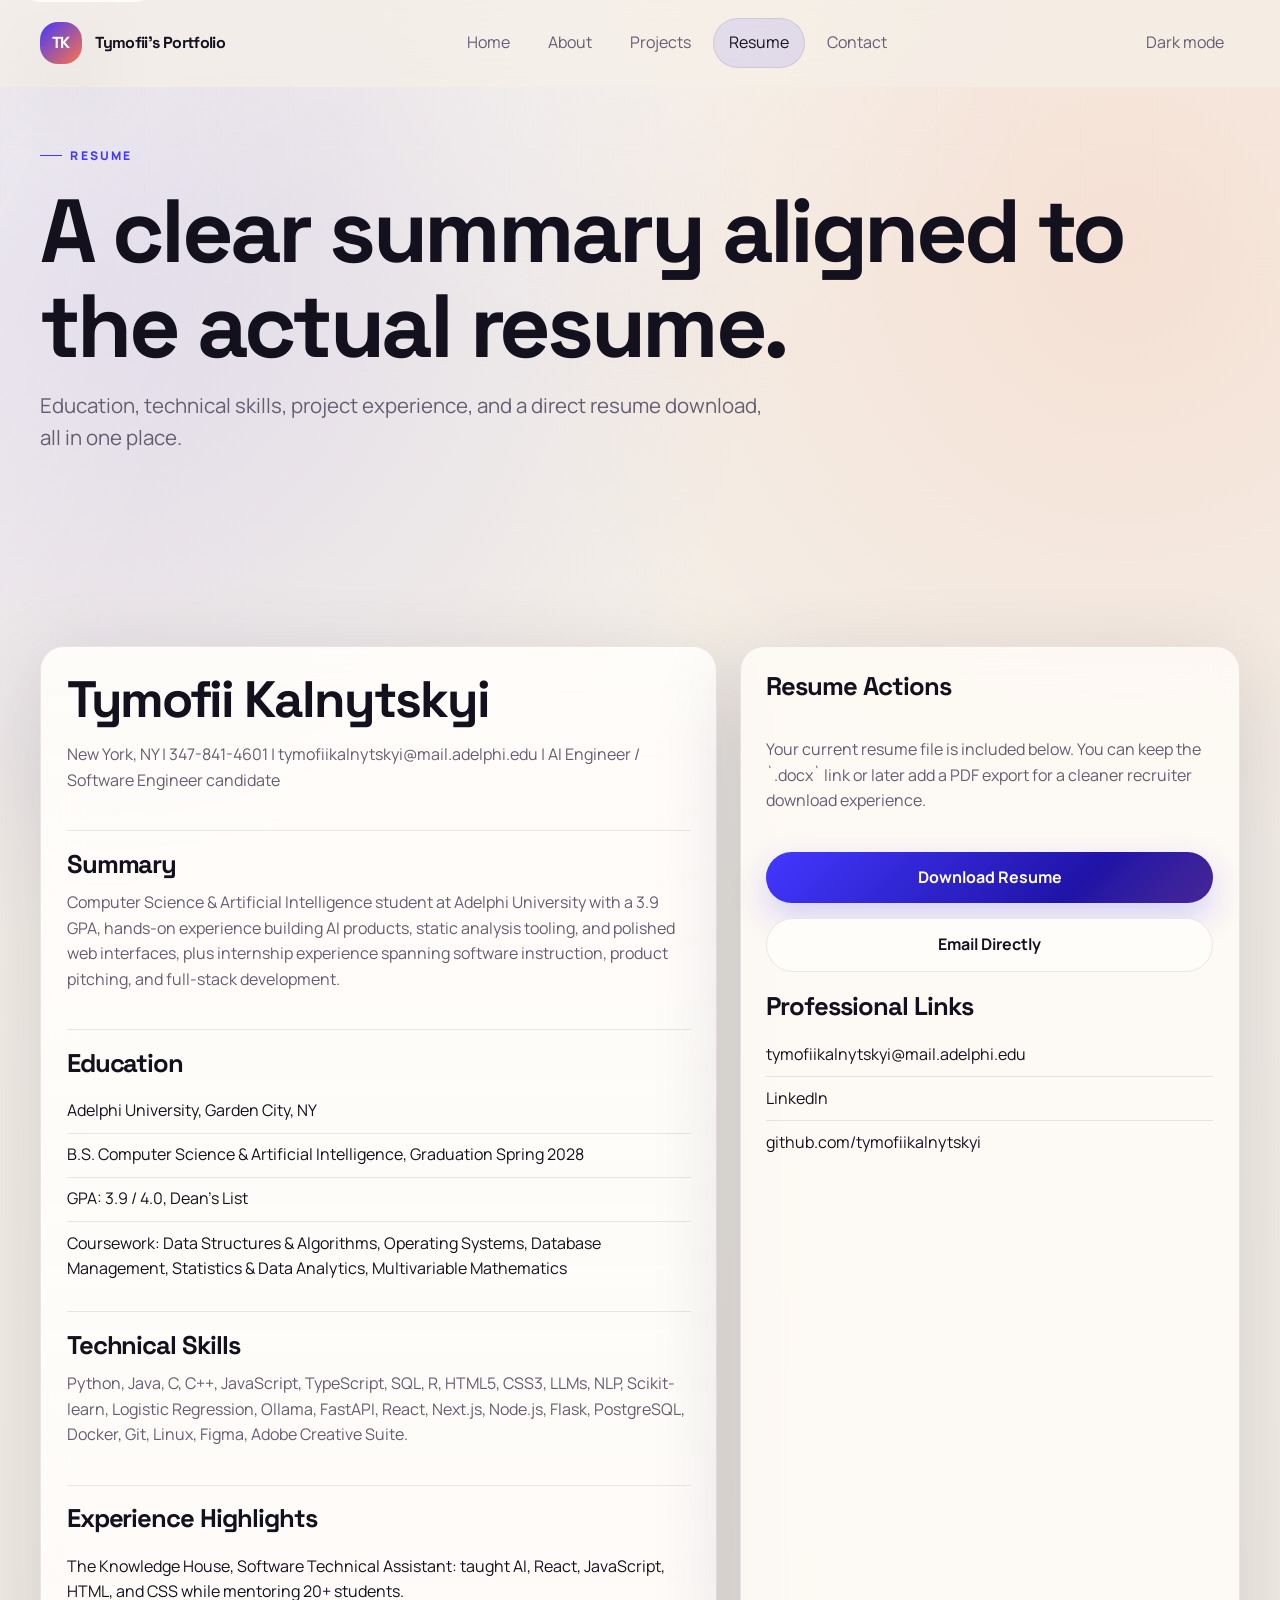
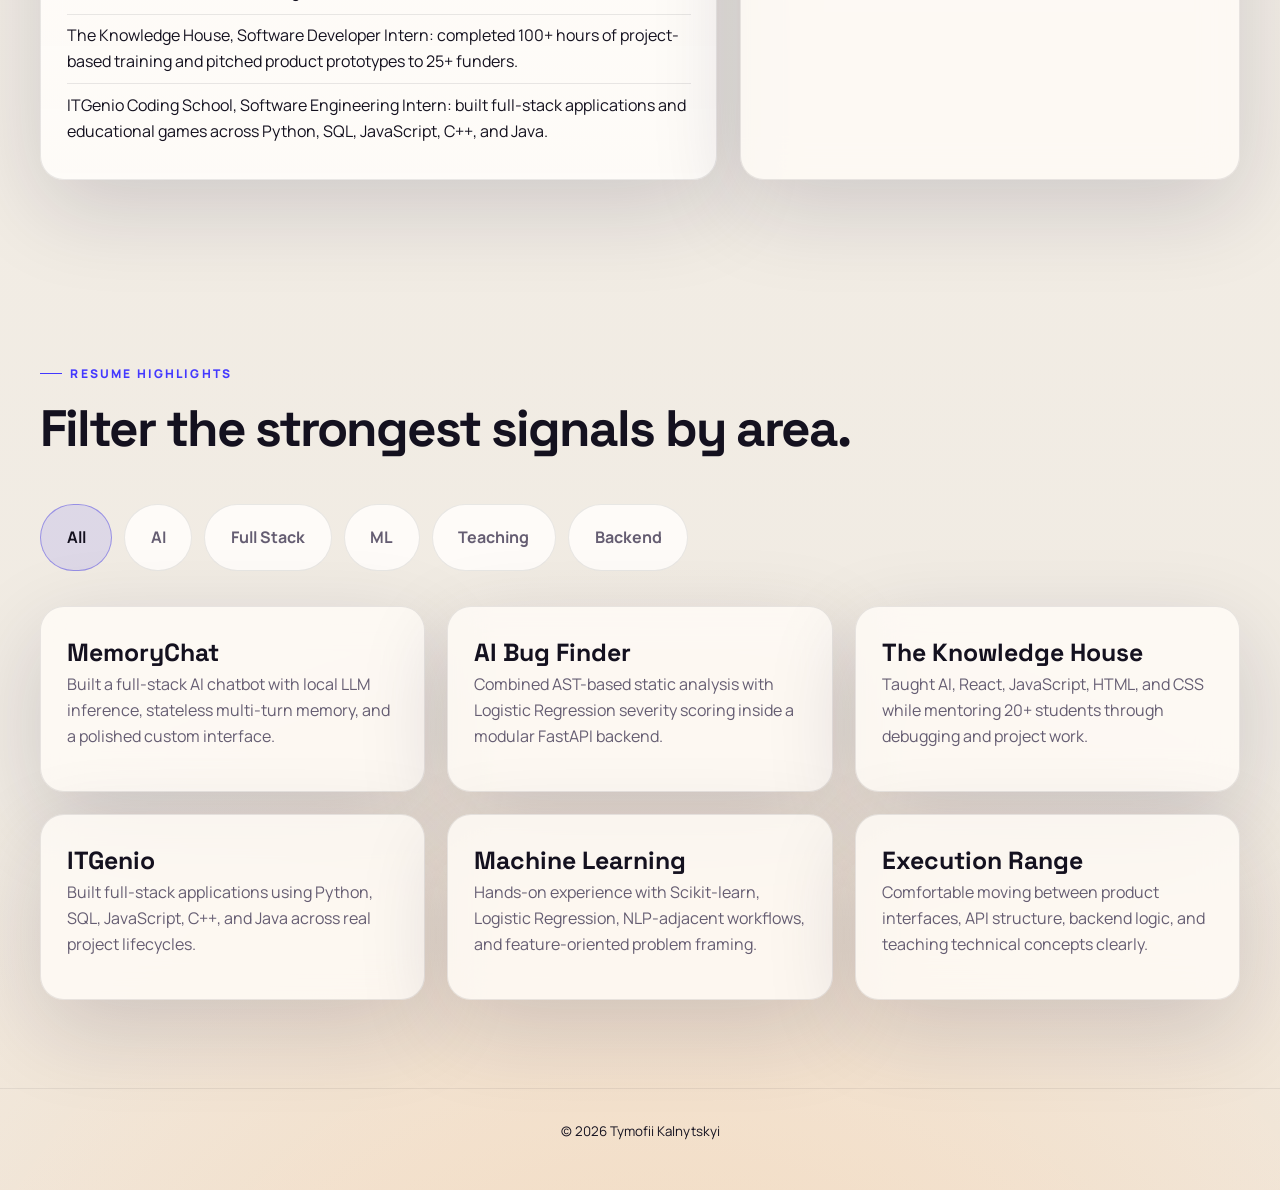
<file: resume.html>
<!DOCTYPE html>
<html lang="en">
  <head>
    <meta charset="UTF-8" />
    <meta name="viewport" content="width=device-width, initial-scale=1.0" />
    <title>Resume | Tymofii's Portfolio</title>
    <meta name="description" content="Resume highlights for Tymofii Kalnytskyi, including education, technical skills, projects, and professional experience." />
    <link rel="icon" href="assets/favicon.svg" type="image/svg+xml" />
    <link rel="stylesheet" href="styles.css" />
    <script src="script.js" defer></script>
  </head>
  <body data-page="resume">
    <a class="skip-link" href="#content">Skip to content</a>
    <header class="site-header">
      <div class="container nav-shell">
        <a class="brand" href="index.html"><span class="brand-mark">TK</span><span>Tymofii's Portfolio</span></a>
        <button class="menu-toggle" data-menu-toggle aria-expanded="false" aria-label="Toggle navigation">Menu</button>
        <nav class="nav-links" data-nav-links aria-label="Primary navigation">
          <a href="index.html">Home</a>
          <a href="about.html">About</a>
          <a href="projects.html">Projects</a>
          <a href="resume.html" aria-current="page">Resume</a>
          <a href="contact.html">Contact</a>
        </nav>
        <div class="nav-actions"><button class="theme-toggle" data-theme-toggle aria-label="Toggle theme"></button></div>
      </div>
    </header>
    <main id="content">
      <section class="page-hero">
        <div class="container reveal">
          <span class="eyebrow">Resume</span>
          <h1>A clear summary aligned to the actual resume.</h1>
          <p class="lead">
            Education, technical skills, project experience, and a direct resume download, all in one place.
          </p>
        </div>
      </section>

      <section>
        <div class="container resume-grid">
          <article class="panel resume-sheet reveal">
            <div class="panel-inner">
              <div class="resume-section">
                <h2>Tymofii Kalnytskyi</h2>
                <p>New York, NY | 347-841-4601 | tymofiikalnytskyi@mail.adelphi.edu | AI Engineer / Software Engineer candidate</p>
              </div>
              <div class="resume-section">
                <h3>Summary</h3>
                <p>
                  Computer Science & Artificial Intelligence student at Adelphi University with a 3.9 GPA, hands-on
                  experience building AI products, static analysis tooling, and polished web interfaces, plus internship
                  experience spanning software instruction, product pitching, and full-stack development.
                </p>
              </div>
              <div class="resume-section">
                <h3>Education</h3>
                <ul class="list-clean">
                  <li>Adelphi University, Garden City, NY</li>
                  <li>B.S. Computer Science & Artificial Intelligence, Graduation Spring 2028</li>
                  <li>GPA: 3.9 / 4.0, Dean's List</li>
                  <li>Coursework: Data Structures & Algorithms, Operating Systems, Database Management, Statistics & Data Analytics, Multivariable Mathematics</li>
                </ul>
              </div>
              <div class="resume-section">
                <h3>Technical Skills</h3>
                <p>Python, Java, C, C++, JavaScript, TypeScript, SQL, R, HTML5, CSS3, LLMs, NLP, Scikit-learn, Logistic Regression, Ollama, FastAPI, React, Next.js, Node.js, Flask, PostgreSQL, Docker, Git, Linux, Figma, Adobe Creative Suite.</p>
              </div>
              <div class="resume-section">
                <h3>Experience Highlights</h3>
                <ul class="list-clean">
                  <li>The Knowledge House, Software Technical Assistant: taught AI, React, JavaScript, HTML, and CSS while mentoring 20+ students.</li>
                  <li>The Knowledge House, Software Developer Intern: completed 100+ hours of project-based training and pitched product prototypes to 25+ funders.</li>
                  <li>ITGenio Coding School, Software Engineering Intern: built full-stack applications and educational games across Python, SQL, JavaScript, C++, and Java.</li>
                </ul>
              </div>
            </div>
          </article>

          <aside class="panel reveal">
            <div class="panel-inner">
              <h3>Resume Actions</h3>
              <p>
                Your current resume file is included below. You can keep the `.docx` link or later add a PDF export for
                a cleaner recruiter download experience.
              </p>
              <div class="cta-row">
                <a class="button" href="assets/Tymofii%20Kalnytskyi%20Resume.docx">Download Resume</a>
                <a class="button-secondary" href="mailto:tymofiikalnytskyi@mail.adelphi.edu">Email Directly</a>
              </div>
              <div class="resume-section">
                <h3>Professional Links</h3>
                <ul class="list-clean">
                  <li><a href="mailto:tymofiikalnytskyi@mail.adelphi.edu">tymofiikalnytskyi@mail.adelphi.edu</a></li>
                  <li><a href="https://www.linkedin.com/in/tym-kalnytskyi-15792721b/" target="_blank" rel="noreferrer">LinkedIn</a></li>
                  <li><a href="https://github.com/tymofiikalnytskyi" target="_blank" rel="noreferrer">github.com/tymofiikalnytskyi</a></li>
                </ul>
              </div>
            </div>
          </aside>
        </div>
      </section>

      <section>
        <div class="container">
          <div class="section-head reveal">
            <div>
              <span class="eyebrow">Resume Highlights</span>
              <h2>Filter the strongest signals by area.</h2>
            </div>
          </div>
          <div class="resume-highlights reveal" data-filter-group>
            <div class="tab-controls" role="group" aria-label="Resume highlight filters">
              <button class="tab-button is-active" type="button" data-filter-button="all">All</button>
              <button class="tab-button" type="button" data-filter-button="ai">AI</button>
              <button class="tab-button" type="button" data-filter-button="fullstack">Full Stack</button>
              <button class="tab-button" type="button" data-filter-button="ml">ML</button>
              <button class="tab-button" type="button" data-filter-button="teaching">Teaching</button>
              <button class="tab-button" type="button" data-filter-button="backend">Backend</button>
            </div>
            <div class="grid-3">
              <article class="stat-card filter-card" data-filter-item="ai fullstack backend">
                <strong>MemoryChat</strong>
                <p>Built a full-stack AI chatbot with local LLM inference, stateless multi-turn memory, and a polished custom interface.</p>
              </article>
              <article class="stat-card filter-card" data-filter-item="ai ml backend">
                <strong>AI Bug Finder</strong>
                <p>Combined AST-based static analysis with Logistic Regression severity scoring inside a modular FastAPI backend.</p>
              </article>
              <article class="stat-card filter-card" data-filter-item="teaching fullstack">
                <strong>The Knowledge House</strong>
                <p>Taught AI, React, JavaScript, HTML, and CSS while mentoring 20+ students through debugging and project work.</p>
              </article>
              <article class="stat-card filter-card" data-filter-item="backend fullstack">
                <strong>ITGenio</strong>
                <p>Built full-stack applications using Python, SQL, JavaScript, C++, and Java across real project lifecycles.</p>
              </article>
              <article class="stat-card filter-card" data-filter-item="ml ai">
                <strong>Machine Learning</strong>
                <p>Hands-on experience with Scikit-learn, Logistic Regression, NLP-adjacent workflows, and feature-oriented problem framing.</p>
              </article>
              <article class="stat-card filter-card" data-filter-item="fullstack backend teaching">
                <strong>Execution Range</strong>
                <p>Comfortable moving between product interfaces, API structure, backend logic, and teaching technical concepts clearly.</p>
              </article>
            </div>
          </div>
        </div>
      </section>
    </main>
    <footer class="site-footer">
      <div class="container footer-minimal">
        <small>&copy; <span data-year></span> Tymofii Kalnytskyi</small>
      </div>
    </footer>
  </body>
</html>
</file>
<file: styles.css>
@import url("https://fonts.googleapis.com/css2?family=Manrope:wght@400;500;600;700;800&family=Space+Grotesk:wght@500;700&display=swap");

:root {
  color-scheme: light;
  --bg: #f4efe7;
  --bg-elevated: rgba(255, 252, 247, 0.82);
  --bg-strong: #fffdfa;
  --text: #14111f;
  --muted: #655d72;
  --line: rgba(20, 17, 31, 0.09);
  --accent: #4338ff;
  --accent-strong: #2013a7;
  --accent-soft: rgba(67, 56, 255, 0.11);
  --gold: #ff7447;
  --glow: rgba(255, 184, 115, 0.38);
  --shadow: 0 28px 90px rgba(24, 20, 55, 0.16);
  --radius: 24px;
  --radius-sm: 16px;
  --max: 1200px;
  --nav-height: 86px;
}

body[data-theme="dark"] {
  color-scheme: dark;
  --bg: #0d0b18;
  --bg-elevated: rgba(19, 16, 35, 0.84);
  --bg-strong: #17122a;
  --text: #f4efff;
  --muted: #afa3cb;
  --line: rgba(237, 242, 251, 0.1);
  --accent: #8f87ff;
  --accent-strong: #ece9ff;
  --accent-soft: rgba(143, 135, 255, 0.16);
  --gold: #ff8d5f;
  --glow: rgba(255, 162, 116, 0.22);
  --shadow: 0 28px 90px rgba(0, 0, 0, 0.42);
}

* {
  box-sizing: border-box;
}

html {
  scroll-behavior: smooth;
}

body {
  margin: 0;
  font-family: "Manrope", sans-serif;
  color: var(--text);
  background:
    radial-gradient(circle at 8% 10%, rgba(67, 56, 255, 0.11), transparent 24%),
    radial-gradient(circle at 88% 9%, rgba(255, 116, 71, 0.12), transparent 22%),
    radial-gradient(circle at 52% 115%, var(--glow), transparent 32%),
    linear-gradient(180deg, color-mix(in srgb, var(--bg) 94%, #ffffff 6%), color-mix(in srgb, var(--bg) 82%, #ddd5cb 18%));
  min-height: 100vh;
  line-height: 1.6;
}

body::before {
  content: "";
  position: fixed;
  inset: 0;
  pointer-events: none;
  background-image:
    linear-gradient(var(--line) 1px, transparent 1px),
    linear-gradient(90deg, var(--line) 1px, transparent 1px);
  background-size: 72px 72px;
  mask-image: linear-gradient(180deg, rgba(0, 0, 0, 0.28), transparent 75%);
  opacity: 0.2;
}

body::after {
  content: "";
  position: fixed;
  inset: 0;
  pointer-events: none;
  background:
    linear-gradient(115deg, rgba(255, 255, 255, 0.42), transparent 24%),
    radial-gradient(circle at 50% 0%, rgba(255, 255, 255, 0.34), transparent 38%);
  opacity: 0.7;
}

a {
  color: inherit;
  text-decoration: none;
}

img {
  max-width: 100%;
  display: block;
}

button,
input,
textarea {
  font: inherit;
}

.container {
  width: min(calc(100% - 2rem), var(--max));
  margin: 0 auto;
}

.skip-link {
  position: absolute;
  left: 1rem;
  top: -3rem;
  background: var(--bg-strong);
  padding: 0.75rem 1rem;
  border-radius: 999px;
  z-index: 999;
}

.skip-link:focus {
  top: 1rem;
}

.site-header {
  position: sticky;
  top: 0;
  z-index: 50;
  backdrop-filter: blur(18px);
  background: color-mix(in srgb, var(--bg) 74%, transparent);
  border-bottom: 1px solid transparent;
  transition: border-color 180ms ease, background 180ms ease;
}

.site-header.is-scrolled {
  border-color: var(--line);
  background: color-mix(in srgb, var(--bg) 88%, transparent);
}

.nav-shell {
  min-height: var(--nav-height);
  display: flex;
  align-items: center;
  justify-content: space-between;
  gap: 1rem;
}

.brand {
  display: inline-flex;
  align-items: center;
  gap: 0.85rem;
  font-family: "Space Grotesk", sans-serif;
  font-weight: 700;
  letter-spacing: -0.04em;
}

.brand-mark {
  width: 2.6rem;
  aspect-ratio: 1;
  border-radius: 18px;
  display: grid;
  place-items: center;
  background: linear-gradient(135deg, var(--accent), var(--gold));
  color: #fff;
  box-shadow: var(--shadow);
}

.nav-links,
.nav-actions {
  display: flex;
  align-items: center;
  gap: 0.35rem;
}

.nav-links a,
.theme-toggle,
.menu-toggle {
  border: 1px solid transparent;
  padding: 0.7rem 0.95rem;
  border-radius: 999px;
  color: var(--muted);
  transition: 180ms ease;
}

.nav-links a:hover,
.nav-links a[aria-current="page"],
.theme-toggle:hover,
.menu-toggle:hover {
  color: var(--text);
  background: var(--accent-soft);
  border-color: var(--line);
}

.theme-toggle,
.menu-toggle {
  background: transparent;
  cursor: pointer;
}

.menu-toggle {
  display: none;
}

main {
  position: relative;
  z-index: 1;
}

section,
.page-section {
  padding: 5.5rem 0;
}

.eyebrow {
  display: inline-flex;
  gap: 0.5rem;
  align-items: center;
  text-transform: uppercase;
  letter-spacing: 0.18em;
  font-size: 0.75rem;
  font-weight: 800;
  color: var(--accent);
  margin-bottom: 1.2rem;
}

.eyebrow::before {
  content: "";
  width: 1.4rem;
  height: 1px;
  background: currentColor;
}

h1,
h2,
h3,
h4 {
  margin: 0 0 1rem;
  font-family: "Space Grotesk", sans-serif;
  line-height: 1.05;
  letter-spacing: -0.04em;
}

h1 {
  font-size: clamp(3rem, 7vw, 6rem);
}

h2 {
  font-size: clamp(2rem, 4vw, 3.6rem);
}

h3 {
  font-size: clamp(1.3rem, 2vw, 1.75rem);
}

p {
  margin: 0 0 1rem;
  color: var(--muted);
}

.lead {
  font-size: clamp(1.08rem, 2vw, 1.28rem);
  max-width: 46rem;
}

.grid-2,
.grid-3,
.grid-4 {
  display: grid;
  gap: 1.4rem;
}

.grid-2 {
  grid-template-columns: repeat(2, minmax(0, 1fr));
}

.grid-3 {
  grid-template-columns: repeat(3, minmax(0, 1fr));
}

.grid-4 {
  grid-template-columns: repeat(4, minmax(0, 1fr));
}

.hero {
  padding-top: 4rem;
  position: relative;
}

.hero::after {
  content: "";
  position: absolute;
  inset: 1rem 0 auto;
  height: 500px;
  background:
    radial-gradient(circle at 14% 22%, rgba(67, 56, 255, 0.13), transparent 24%),
    radial-gradient(circle at 83% 8%, rgba(255, 116, 71, 0.14), transparent 20%),
    linear-gradient(180deg, rgba(255, 255, 255, 0.06), transparent 55%);
  pointer-events: none;
}

.section-surface,
.section-accent-band {
  position: relative;
}

.section-surface::before,
.section-accent-band::before {
  content: none;
}

.hero-layout {
  display: grid;
  grid-template-columns: minmax(0, 1.2fr) minmax(320px, 0.8fr);
  gap: 1.5rem;
  align-items: stretch;
}

.hero-card,
.panel,
.timeline-item,
.faq-item,
.contact-card,
.project-card,
.stat-card,
.skill-card,
.testimonial-card {
  border: 1px solid var(--line);
  background: var(--bg-elevated);
  border-radius: var(--radius);
  box-shadow: var(--shadow);
  backdrop-filter: blur(18px);
}

.hero-copy,
.hero-visual,
.panel-inner,
.contact-card,
.timeline-item,
.faq-item,
.project-card,
.stat-card,
.skill-card,
.testimonial-card {
  padding: 1.6rem;
}

.hero-actions,
.cta-row,
.chip-row,
.meta-row {
  display: flex;
  flex-wrap: wrap;
  gap: 0.9rem;
}

.button,
.button-secondary,
.button-ghost {
  display: inline-flex;
  align-items: center;
  justify-content: center;
  gap: 0.65rem;
  min-height: 3rem;
  padding: 0.82rem 1.15rem;
  border-radius: 999px;
  font-weight: 700;
  transition: transform 180ms ease, background 180ms ease, border-color 180ms ease;
}

.button {
  color: #fff;
  background: linear-gradient(135deg, var(--accent), var(--accent-strong) 70%, color-mix(in srgb, var(--gold) 18%, var(--accent-strong)));
  box-shadow: 0 14px 34px color-mix(in srgb, var(--accent) 22%, transparent);
}

.button-secondary {
  background: var(--bg-strong);
  border: 1px solid var(--line);
}

.button-ghost {
  color: var(--muted);
  border: 1px solid var(--line);
}

.button:hover,
.button-secondary:hover,
.button-ghost:hover {
  transform: translateY(-2px);
}

.hero-metrics {
  margin-top: 1.5rem;
}

.metric {
  padding: 1rem 1.1rem;
  border-radius: 18px;
  background: color-mix(in srgb, var(--bg-strong) 90%, transparent);
  border: 1px solid var(--line);
  min-width: 140px;
}

.metric strong,
.stat-card strong {
  display: block;
  font-size: 1.55rem;
  color: var(--text);
  font-family: "Space Grotesk", sans-serif;
}

.hero-visual {
  position: relative;
  overflow: hidden;
  transform: perspective(1200px) rotateX(var(--rx, 0deg)) rotateY(var(--ry, 0deg));
  transition: transform 180ms ease;
}

.hero-copy::before,
.hero-visual::before {
  content: "";
  position: absolute;
  inset: 0;
  border-radius: inherit;
  padding: 1px;
  background: linear-gradient(135deg, rgba(67, 56, 255, 0.34), rgba(255, 116, 71, 0.22), rgba(255, 255, 255, 0.06) 58%, transparent 78%);
  -webkit-mask: linear-gradient(#000 0 0) content-box, linear-gradient(#000 0 0);
  -webkit-mask-composite: xor;
  mask-composite: exclude;
  pointer-events: none;
}

.orbital {
  position: absolute;
  inset: 0;
  background:
    radial-gradient(circle at 20% 20%, rgba(143, 135, 255, 0.28), transparent 25%),
    radial-gradient(circle at 78% 18%, rgba(255, 141, 95, 0.22), transparent 20%),
    radial-gradient(circle at 65% 72%, rgba(67, 56, 255, 0.2), transparent 28%);
  background-position: var(--mx, 50%) var(--my, 50%);
}

.hero-diagram {
  position: relative;
  display: grid;
  gap: 1rem;
}

.interactive-stack {
  display: grid;
  gap: 0.9rem;
}

.diagram-node {
  padding: 1.1rem;
  border-radius: 20px;
  border: 1px solid var(--line);
  background: color-mix(in srgb, var(--bg-strong) 94%, transparent);
}

.diagram-node small,
.chip,
.pill {
  display: inline-flex;
  align-items: center;
  gap: 0.4rem;
  border-radius: 999px;
  border: 1px solid var(--line);
  padding: 0.35rem 0.7rem;
  color: var(--muted);
  font-size: 0.86rem;
}

.section-head {
  display: flex;
  justify-content: space-between;
  gap: 1rem;
  align-items: end;
  margin-bottom: 2rem;
}

.tab-controls {
  display: flex;
  flex-wrap: wrap;
  gap: 0.75rem;
  margin-bottom: 1rem;
}

.tab-button {
  display: inline-flex;
  align-items: center;
  justify-content: center;
  border: 1px solid var(--line);
  background: color-mix(in srgb, var(--bg-strong) 90%, transparent);
  color: var(--muted);
  border-radius: 999px;
  min-height: 4.2rem;
  padding: 0.68rem 1.6rem;
  cursor: pointer;
  font-weight: 700;
  line-height: 1.05;
  text-align: center;
  transition: 180ms ease;
}

.tab-button:hover,
.tab-button.is-active {
  color: var(--text);
  background: var(--accent-soft);
  border-color: color-mix(in srgb, var(--accent) 38%, var(--line));
}

.tab-panel {
  border: 1px solid var(--line);
  background: color-mix(in srgb, var(--bg-strong) 96%, transparent);
  border-radius: 20px;
  padding: 1.35rem 1.45rem;
}

.tab-panel strong {
  display: block;
  margin-bottom: 0.65rem;
  font-family: "Space Grotesk", sans-serif;
}

.project-card,
.testimonial-card,
.skill-card,
.stat-card {
  transition: transform 220ms ease, border-color 220ms ease;
}

.project-card:hover,
.testimonial-card:hover,
.skill-card:hover,
.stat-card:hover {
  transform: translateY(-6px);
  border-color: color-mix(in srgb, var(--accent) 45%, var(--line));
}

.project-card[data-spotlight-button] {
  cursor: pointer;
  transform: perspective(1200px) rotateX(var(--rx, 0deg)) rotateY(var(--ry, 0deg));
}

.card-visual {
  height: 180px;
  border-radius: 20px;
  margin-bottom: 1.1rem;
  border: 1px solid var(--line);
  background:
    linear-gradient(140deg, rgba(255, 255, 255, 0.2), transparent),
    linear-gradient(135deg, rgba(67, 56, 255, 0.88), rgba(255, 116, 71, 0.72));
  position: relative;
  overflow: hidden;
}

.card-visual::before {
  content: "";
  position: absolute;
  inset: auto -10% -35% auto;
  width: 220px;
  height: 220px;
  border-radius: 50%;
  background: radial-gradient(circle, rgba(255, 255, 255, 0.24), transparent 65%);
}

.card-visual::after {
  content: "";
  position: absolute;
  inset: 18px;
  border-radius: 16px;
  border: 1px solid rgba(255, 255, 255, 0.2);
}

.stack-list,
.list-clean {
  list-style: none;
  padding: 0;
  margin: 0;
}

.stack-list li,
.list-clean li {
  padding: 0.55rem 0;
  border-bottom: 1px solid var(--line);
}

.stack-list li:last-child,
.list-clean li:last-child {
  border-bottom: 0;
}

.timeline {
  display: grid;
  gap: 1rem;
}

.timeline-item {
  position: relative;
  overflow: hidden;
}

.timeline-item::after {
  content: "";
  position: absolute;
  inset: 0;
  background:
    radial-gradient(circle at top right, rgba(67, 56, 255, 0.07), transparent 24%),
    radial-gradient(circle at bottom left, rgba(255, 116, 71, 0.07), transparent 24%);
  pointer-events: none;
}

.timeline-item::before {
  content: "";
  position: absolute;
  left: 1.6rem;
  top: 1.6rem;
  bottom: 1.6rem;
  width: 1px;
  background: var(--line);
}

.timeline-item header {
  display: grid;
  grid-template-columns: auto 1fr;
  gap: 1rem;
  margin-bottom: 1.35rem;
  position: relative;
  z-index: 1;
  align-items: start;
}

.timeline-item header > div {
  display: grid;
  gap: 0.8rem;
}

.timeline-item header h2 {
  font-size: clamp(2.8rem, 6vw, 5.3rem);
  line-height: 0.94;
  letter-spacing: -0.05em;
  margin-bottom: 0;
  max-width: 12ch;
  text-wrap: balance;
}

.timeline-item header p {
  max-width: 44rem;
  margin-bottom: 0;
  font-size: clamp(1.05rem, 1.5vw, 1.25rem);
}

.timeline-dot {
  width: 1rem;
  height: 1rem;
  border-radius: 50%;
  margin-top: 0.45rem;
  background: linear-gradient(135deg, var(--accent), var(--gold));
  box-shadow: 0 0 0 8px color-mix(in srgb, var(--accent-soft) 75%, transparent);
}

.pill-row {
  display: flex;
  flex-wrap: wrap;
  gap: 0.65rem;
}

.resume-grid {
  display: grid;
  grid-template-columns: 1.15fr 0.85fr;
  gap: 1.4rem;
}

.resume-grid aside .panel-inner,
.contact-card {
  display: grid;
  gap: 1.35rem;
}

.resume-grid aside .cta-row {
  display: grid;
  gap: 0.9rem;
}

.resume-grid aside .button,
.resume-grid aside .button-secondary {
  width: 100%;
}

.resume-sheet {
  min-height: 820px;
  background:
    linear-gradient(180deg, color-mix(in srgb, var(--bg-strong) 95%, transparent), color-mix(in srgb, var(--bg-strong) 88%, transparent));
}

.project-detail-grid {
  margin-top: 1rem;
}

.spotlight-panel {
  margin-top: 2rem;
}

.case-tabs {
  display: grid;
  gap: 1rem;
}

.resume-highlights {
  display: grid;
  gap: 1.2rem;
}

.filter-card {
  transition: opacity 180ms ease, transform 180ms ease, border-color 180ms ease;
}

.filter-card.is-hidden {
  display: none;
}

.feature-showcase .project-card:nth-child(2) {
  transform: translateY(24px);
}

.feature-showcase .project-card:nth-child(3) {
  transform: translateY(8px);
}

.feature-showcase .project-card:hover {
  transform: translateY(-8px);
}

.resume-sheet .panel-inner {
  display: grid;
  gap: 1.3rem;
}

.resume-section + .resume-section {
  border-top: 1px solid var(--line);
  padding-top: 1.2rem;
}

.resume-section h3,
.contact-card h2,
.contact-card h3 {
  margin-bottom: 0.8rem;
}

.faq-list {
  display: grid;
  gap: 1rem;
}

.faq-item summary {
  cursor: pointer;
  list-style: none;
  font-family: "Space Grotesk", sans-serif;
  font-size: 1.05rem;
}

.faq-item summary::-webkit-details-marker {
  display: none;
}

.faq-item[open] {
  border-color: color-mix(in srgb, var(--accent) 45%, var(--line));
}

.contact-grid {
  display: grid;
  grid-template-columns: 0.95fr 1.05fr;
  gap: 1.4rem;
}

.social-links {
  display: grid;
  gap: 0.85rem;
}

.social-links a {
  width: fit-content;
  max-width: 100%;
}

form {
  display: grid;
  gap: 1rem;
}

label {
  display: grid;
  gap: 0.45rem;
  color: var(--text);
  font-weight: 700;
}

input,
textarea {
  width: 100%;
  border-radius: 16px;
  border: 1px solid var(--line);
  padding: 0.95rem 1rem;
  color: var(--text);
  background: color-mix(in srgb, var(--bg-strong) 92%, transparent);
}

textarea {
  min-height: 160px;
  resize: vertical;
}

.site-footer {
  padding: 2rem 0 3rem;
  border-top: 1px solid color-mix(in srgb, var(--line) 80%, transparent);
}

.footer-minimal {
  display: flex;
  justify-content: center;
  text-align: center;
}

.footer-grid {
  display: flex;
  justify-content: space-between;
  gap: 1rem;
  align-items: center;
  flex-wrap: wrap;
}

.reveal {
  opacity: 0;
  transform: translateY(24px);
  transition: opacity 600ms ease, transform 600ms ease;
}

.reveal.is-visible {
  opacity: 1;
  transform: translateY(0);
}

.page-hero {
  padding-top: 3.2rem;
}

.error-layout {
  min-height: calc(100vh - var(--nav-height) - 180px);
  display: grid;
  place-items: center;
  text-align: center;
}

.social-links a {
  display: inline-flex;
  align-items: center;
  border-radius: 999px;
  border: 1px solid var(--line);
  min-height: 5.5rem;
  padding: 0.9rem 1.7rem;
}

@media (max-width: 1040px) {
  .hero-layout,
  .resume-grid,
  .contact-grid,
  .grid-4,
  .grid-3,
  .grid-2 {
    grid-template-columns: 1fr;
  }

  .timeline-item header h2 {
    max-width: none;
  }

  .section-surface::before,
  .section-accent-band::before {
    inset: 1.2rem 0.4rem;
  }
}

@media (max-width: 860px) {
  .nav-shell {
    flex-wrap: wrap;
    padding: 1rem 0;
  }

  .menu-toggle {
    display: inline-flex;
  }

  .nav-links {
    width: 100%;
    display: none;
    flex-direction: column;
    align-items: stretch;
    padding-bottom: 0.5rem;
  }

  .nav-links.is-open {
    display: flex;
  }

  .nav-links a {
    width: 100%;
    text-align: center;
  }

  .section-head,
  .footer-grid {
    align-items: start;
    flex-direction: column;
  }

  .tab-controls {
    gap: 0.6rem;
  }

  .tab-button {
    width: 100%;
    justify-content: center;
  }
}

@media (prefers-reduced-motion: reduce) {
  html {
    scroll-behavior: auto;
  }

  *,
  *::before,
  *::after {
    animation: none !important;
    transition: none !important;
  }

  .reveal {
    opacity: 1;
    transform: none;
  }
}
</file>
